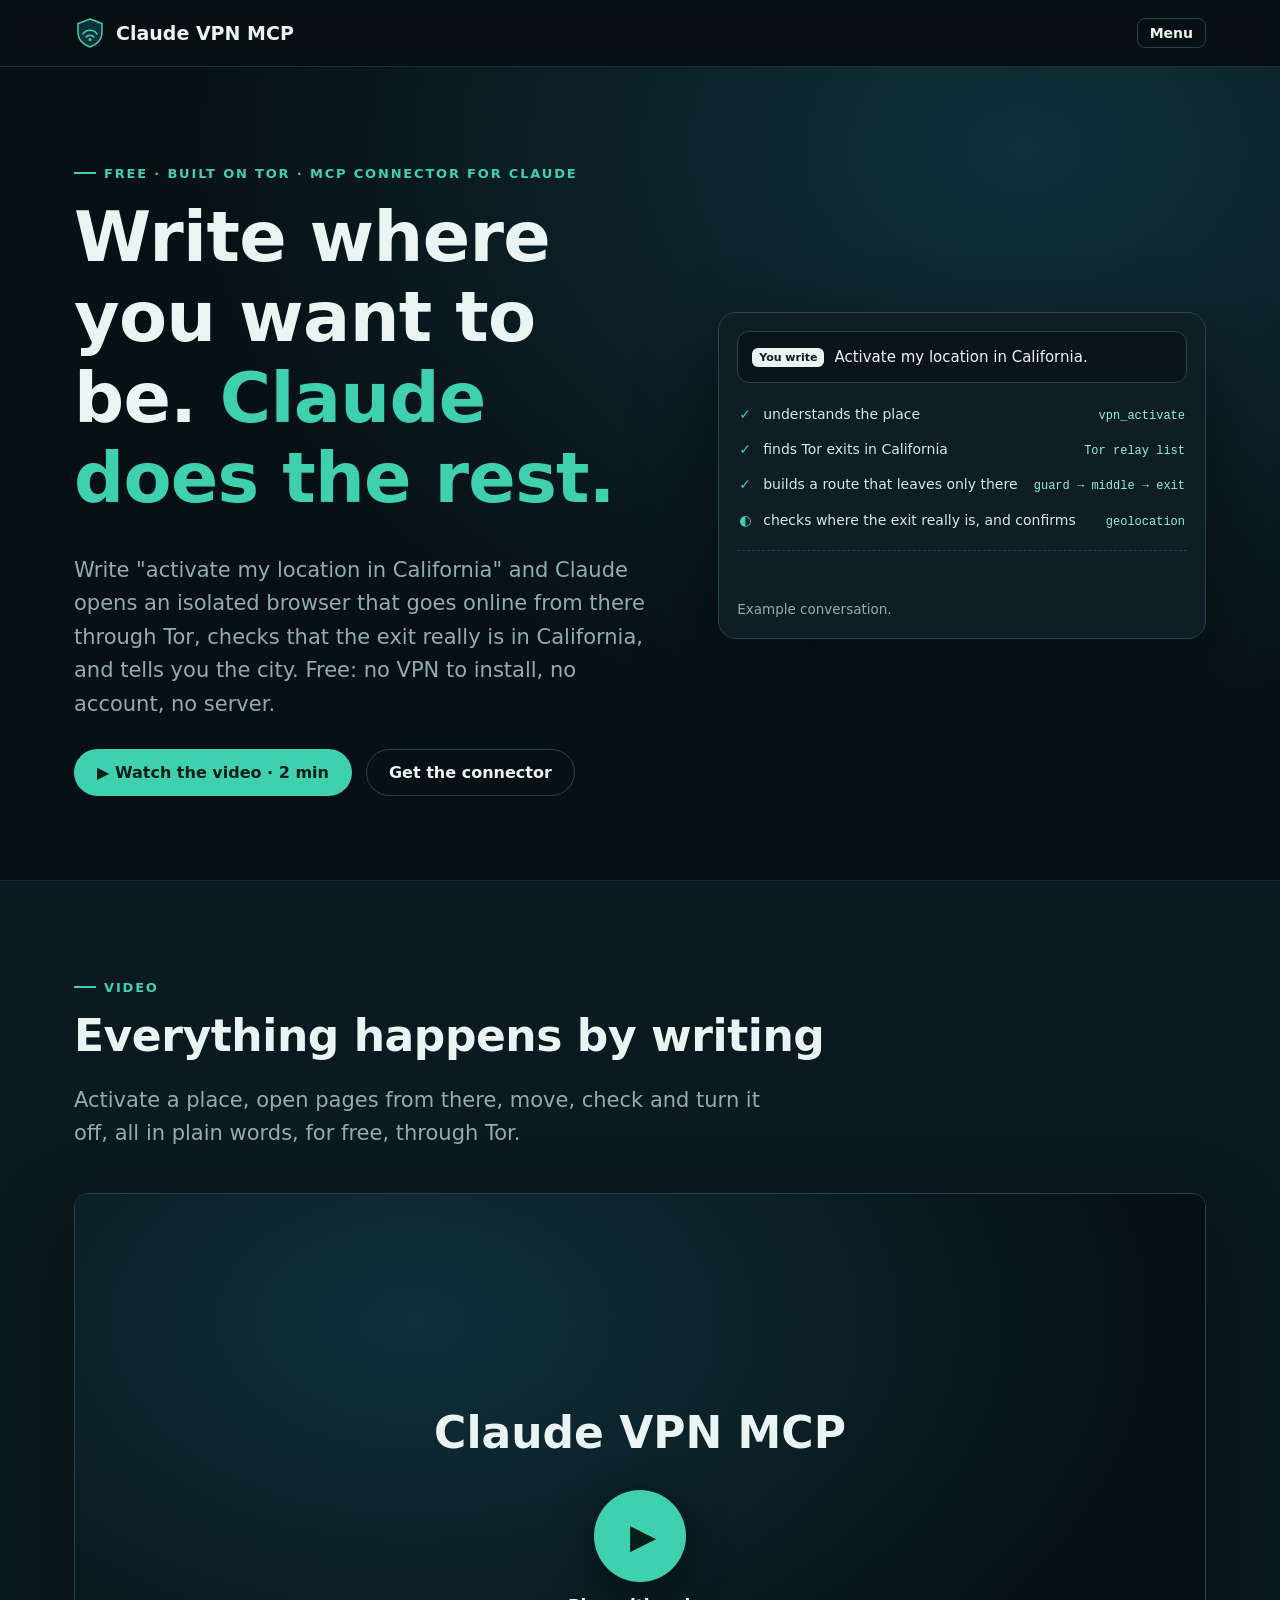
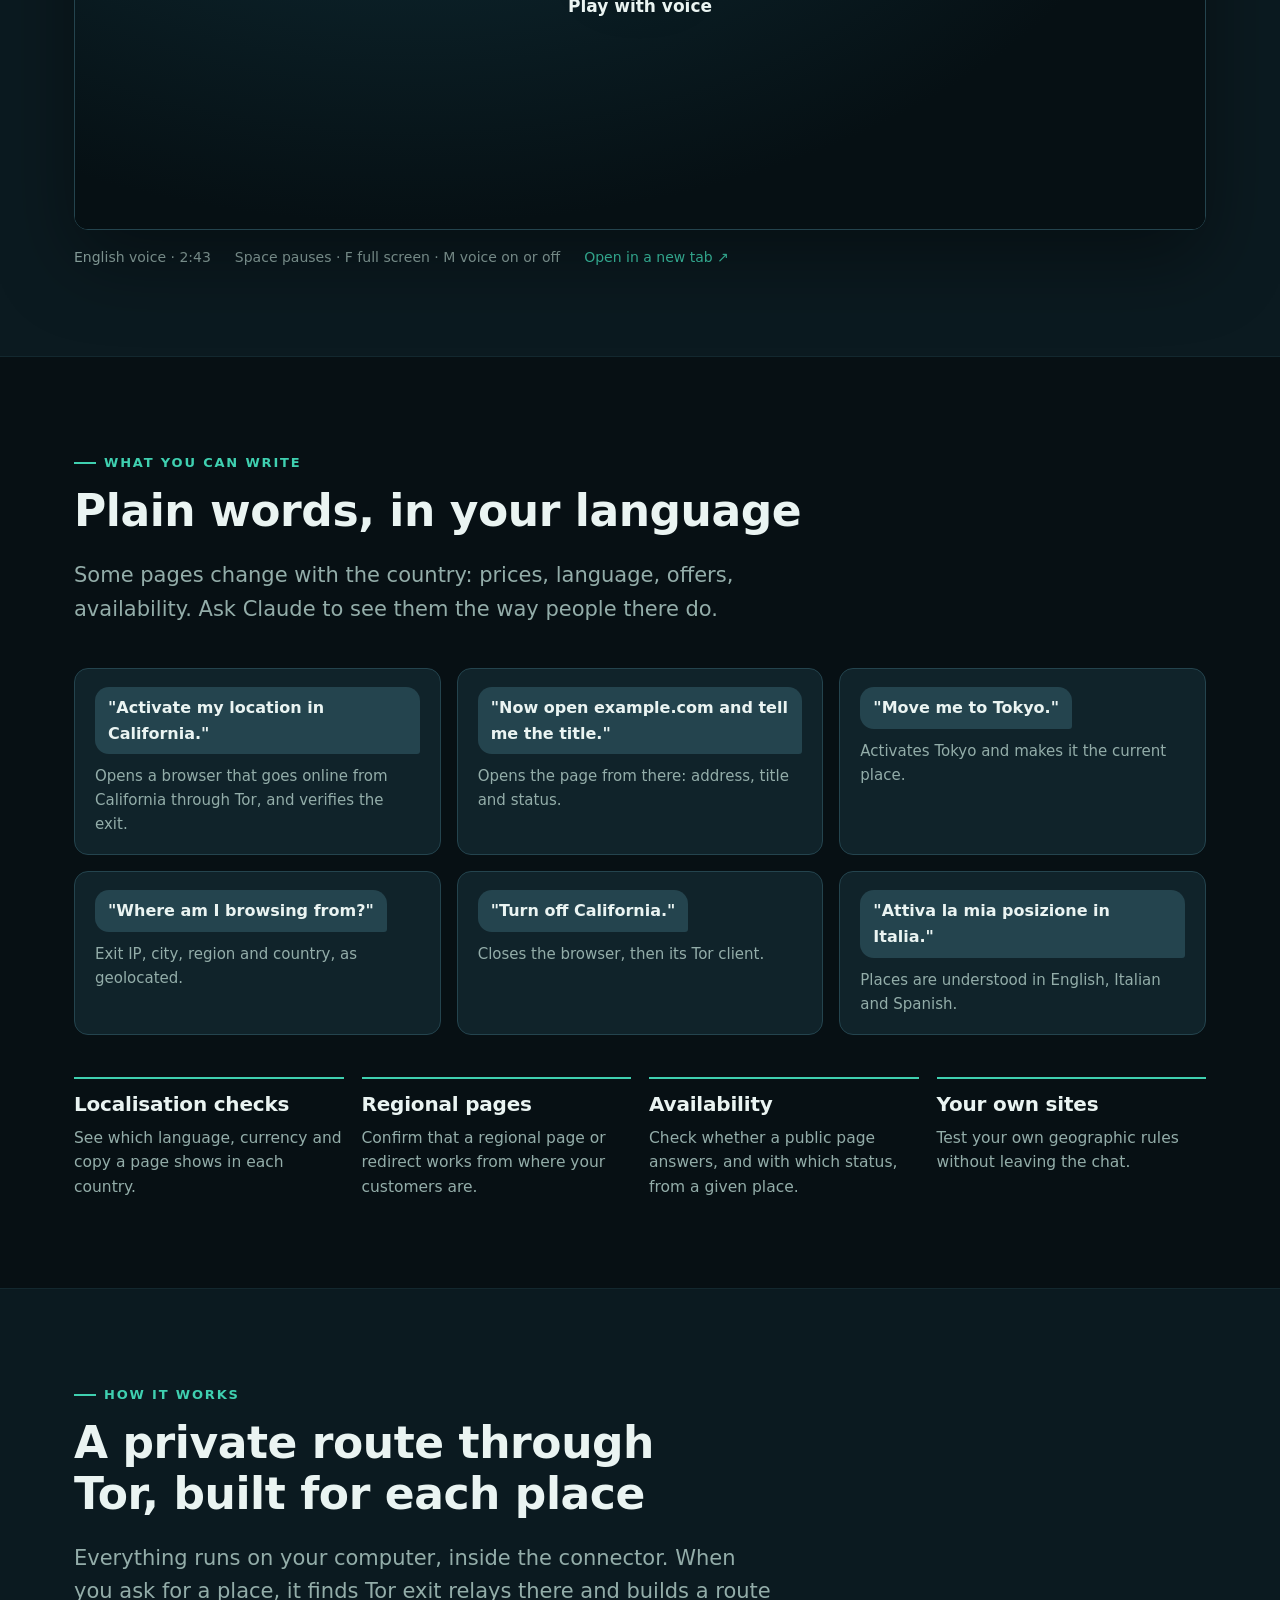
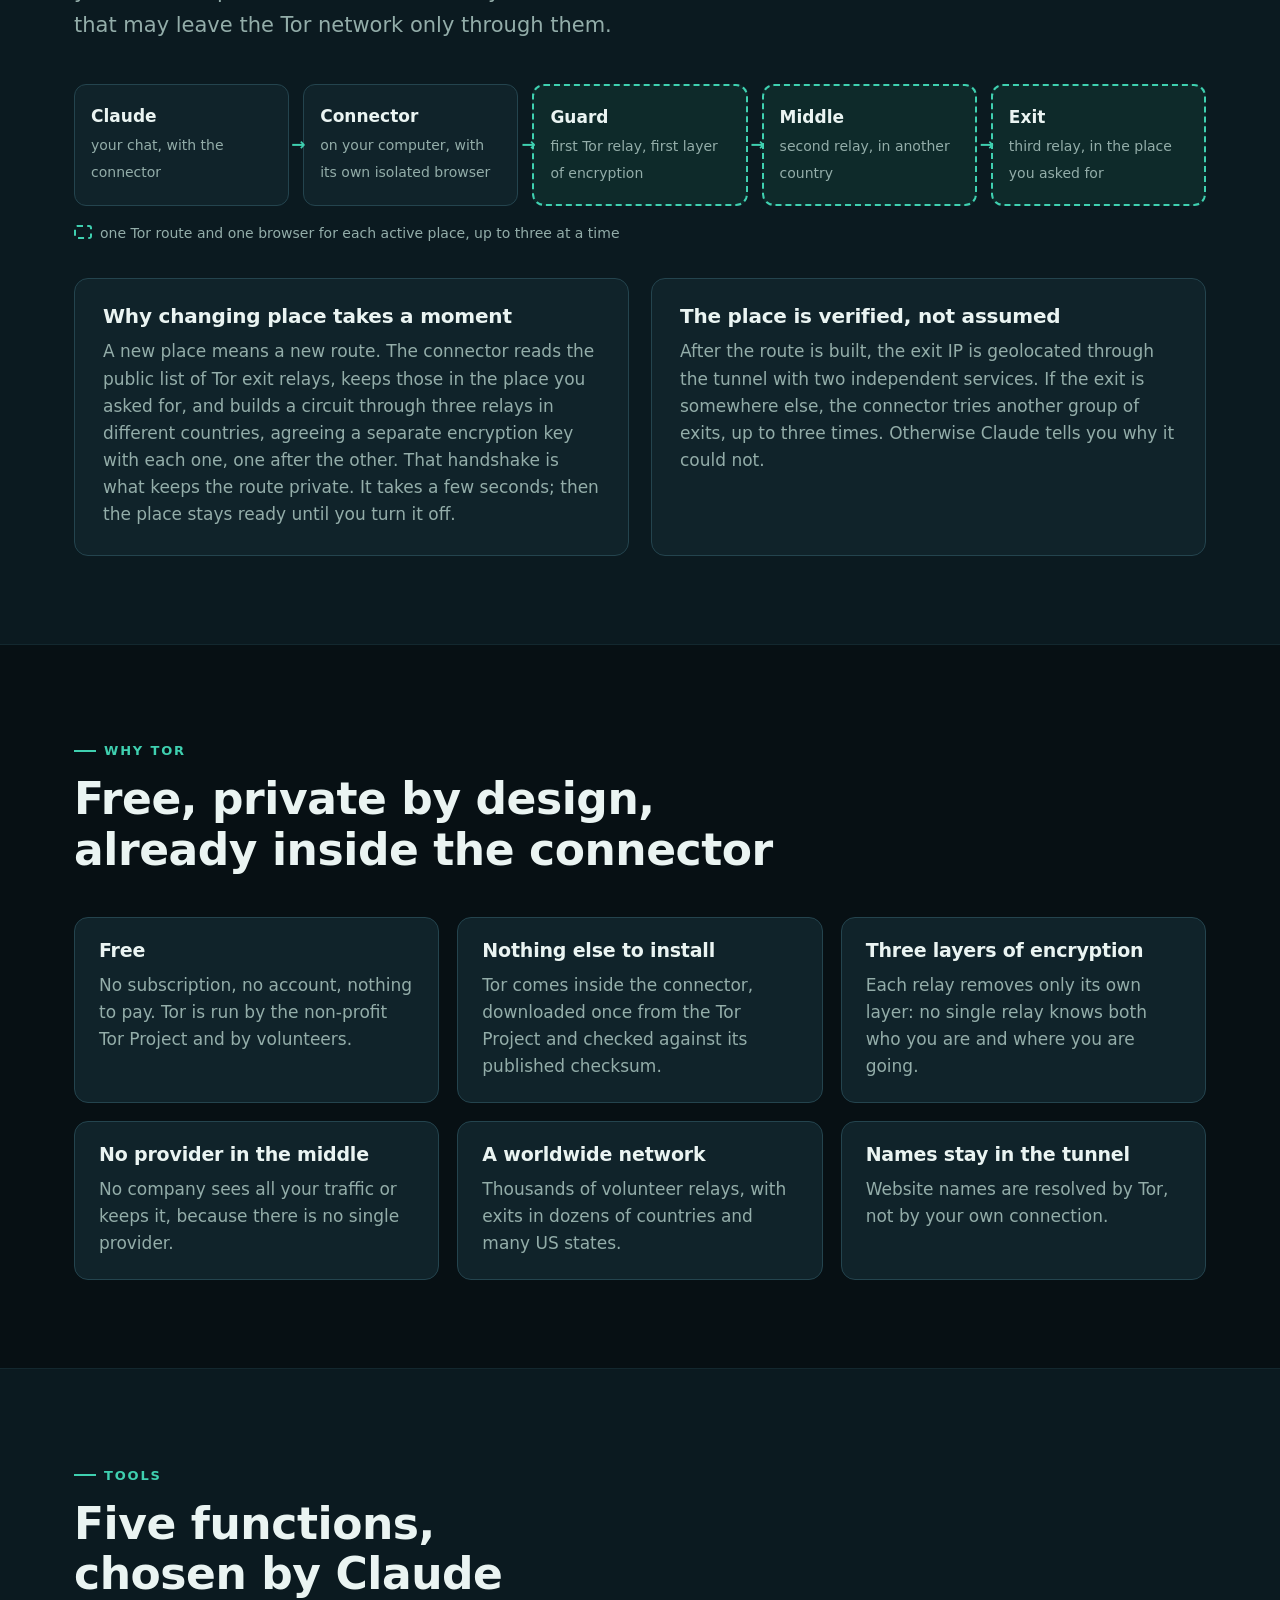
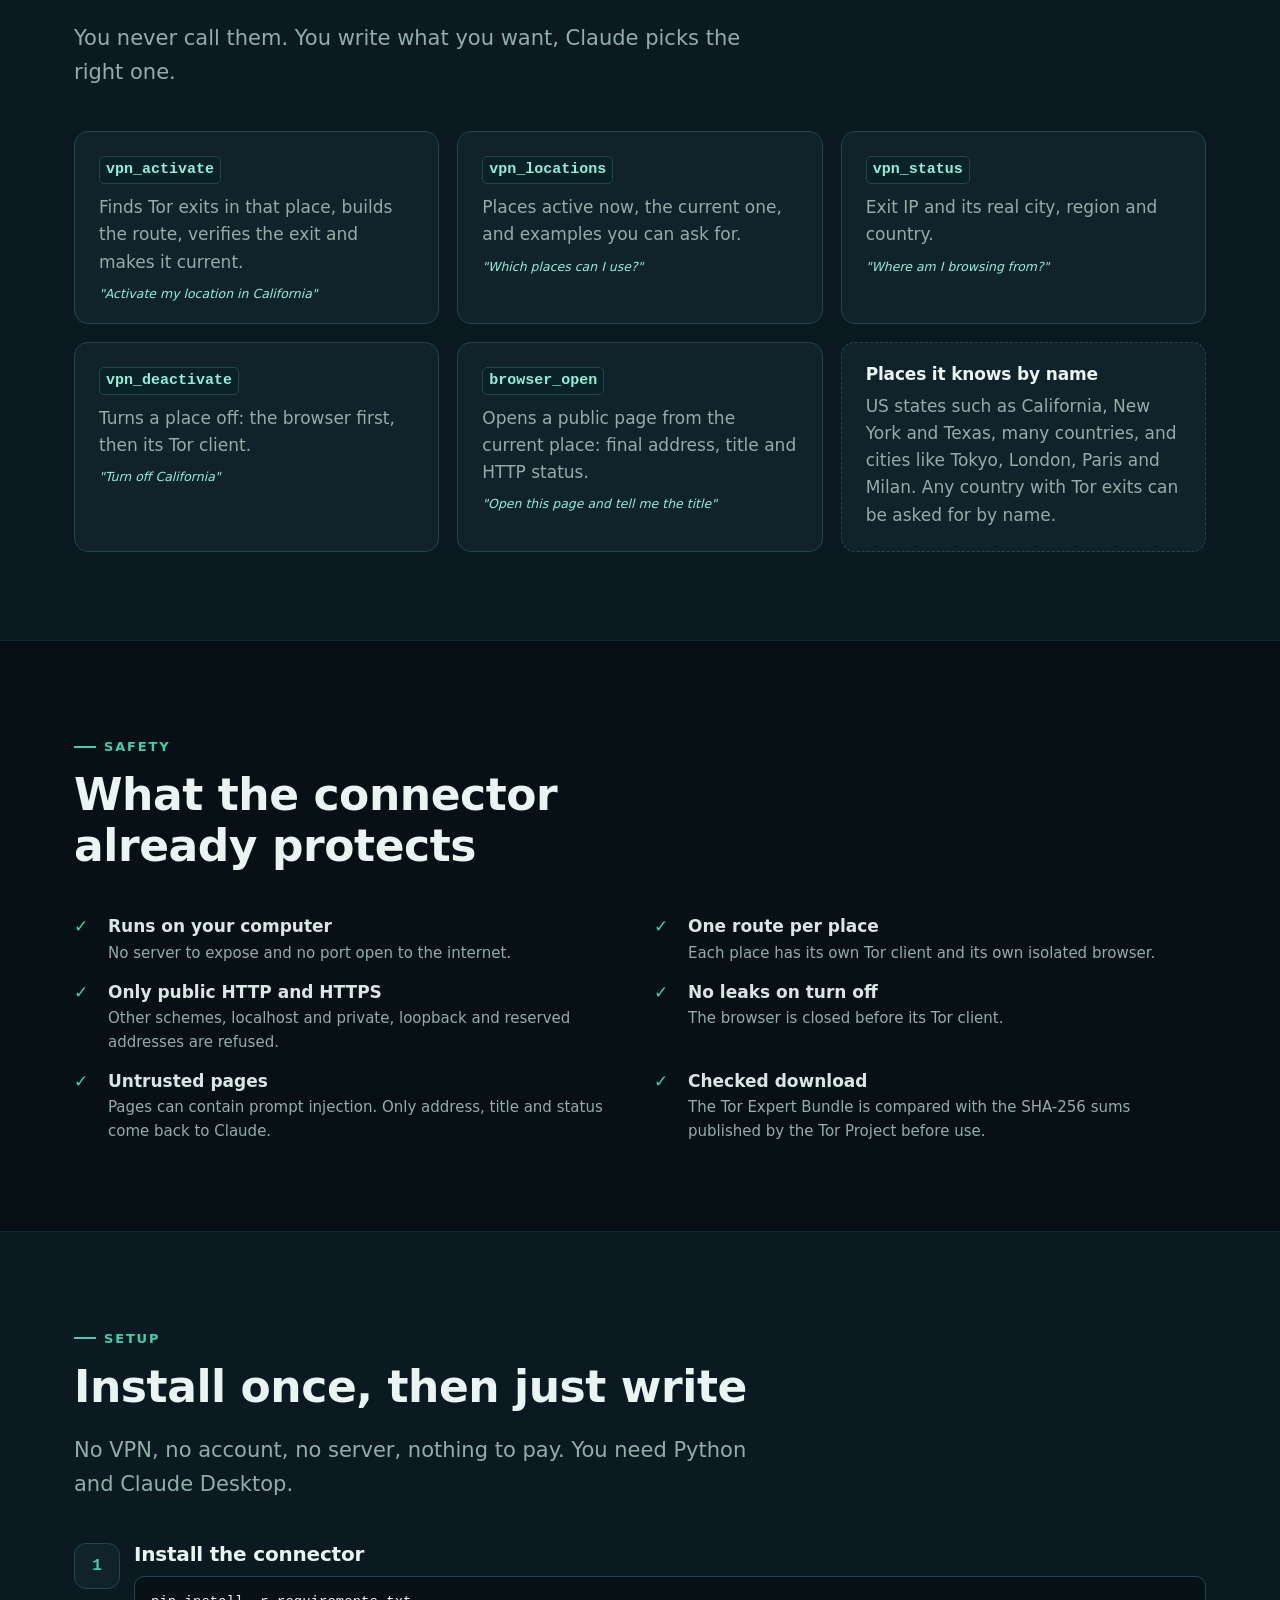
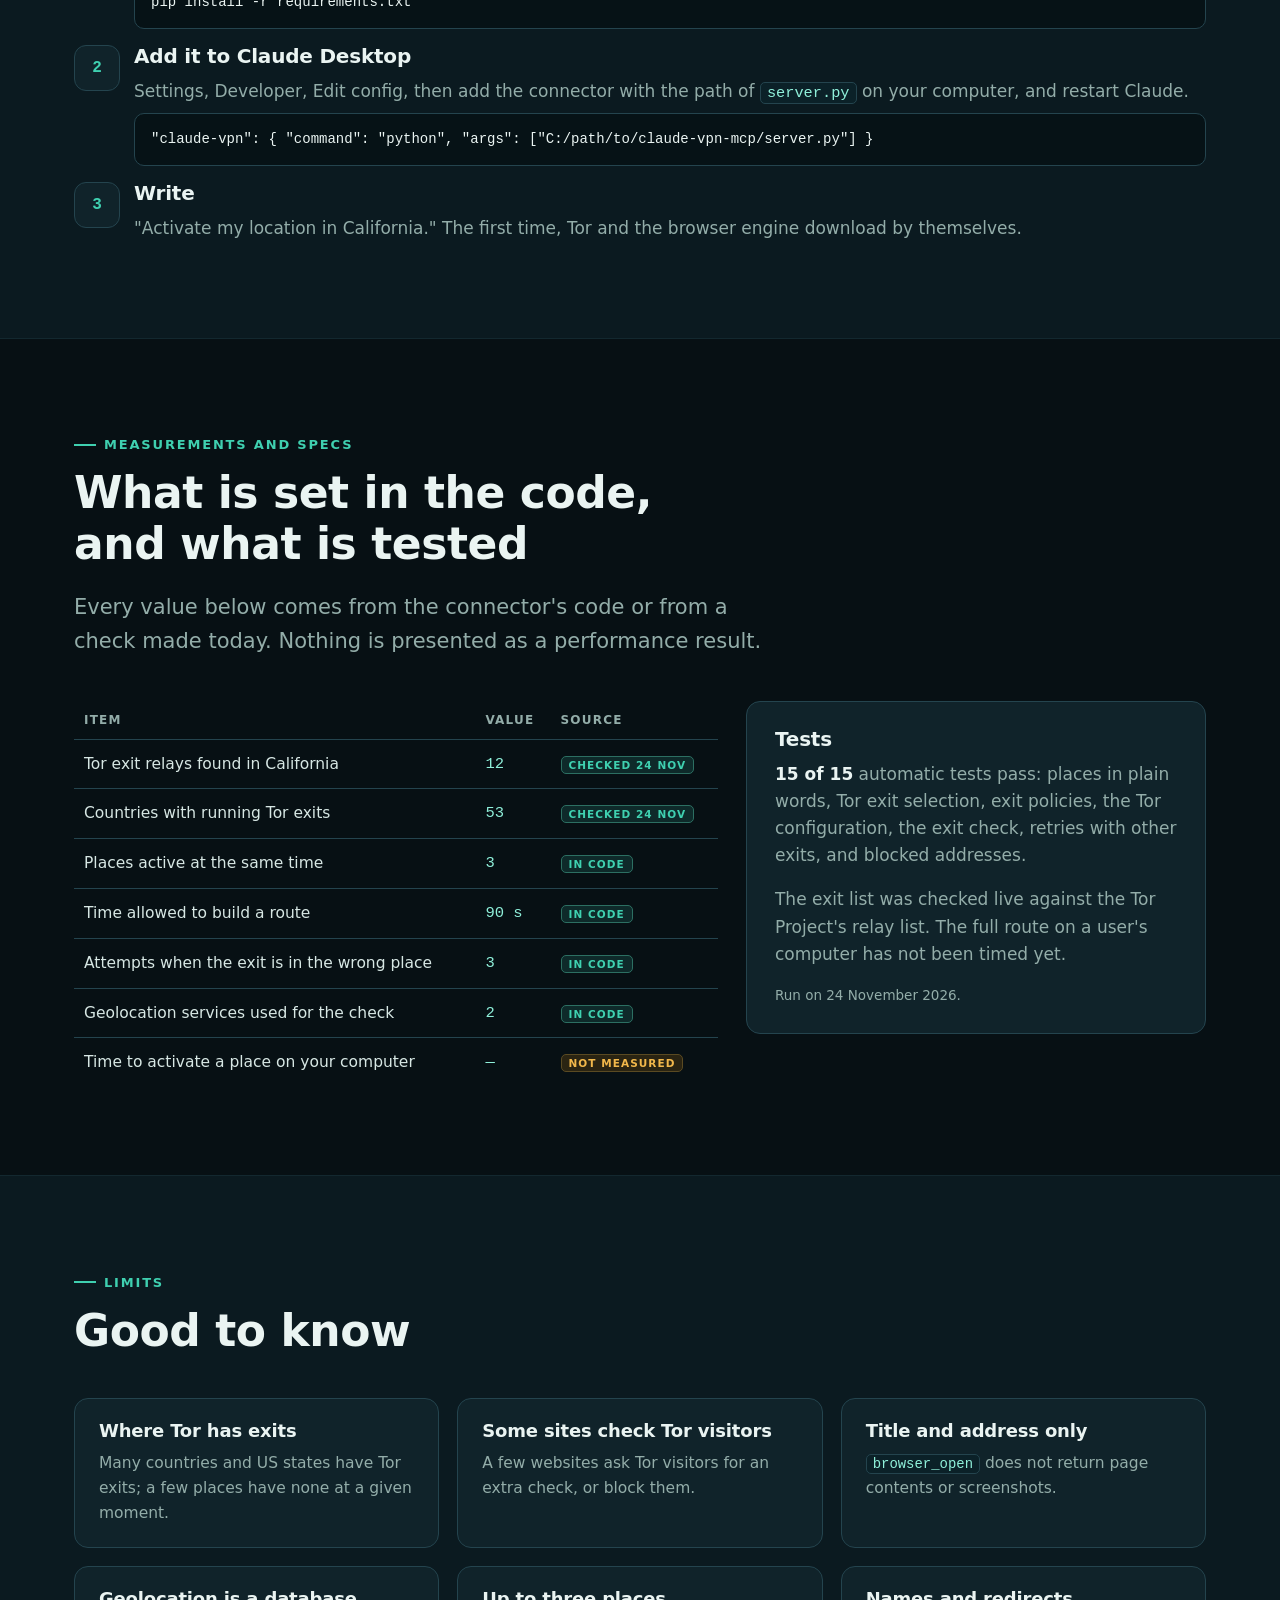
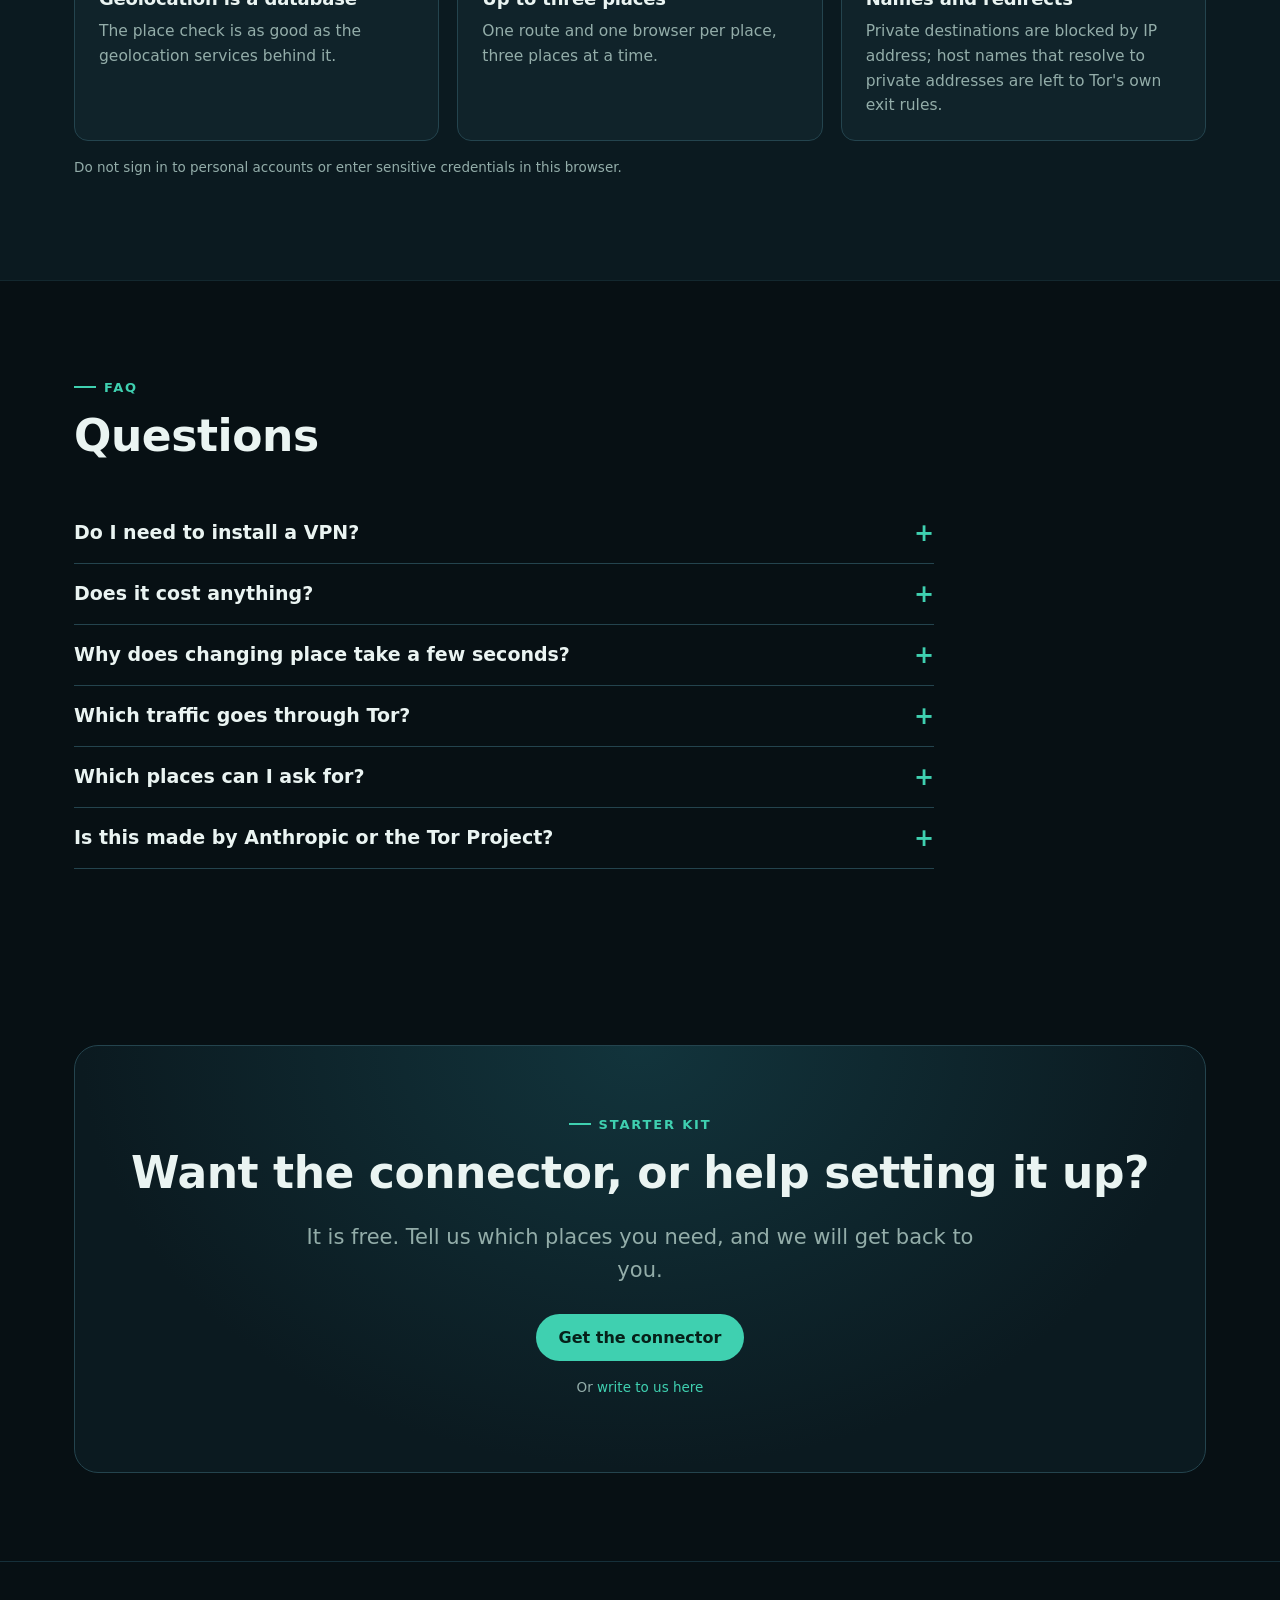
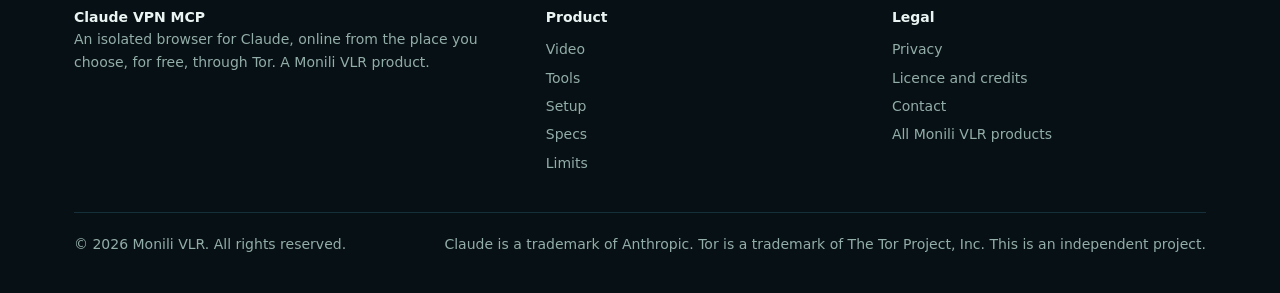
<file: index.html>
<!doctype html>
<html lang="en">
<head>
<meta charset="utf-8">
<meta name="viewport" content="width=device-width, initial-scale=1, viewport-fit=cover">
<title>Claude VPN MCP · Write where you want to be, Claude does the rest</title>
<meta name="description" content="Write to Claude: activate my location in California. Claude VPN MCP opens an isolated browser that goes online from there through Tor and verifies the exit. Free: no VPN, no account, no server.">
<meta name="theme-color" content="#071014">
<link rel="icon" href="favicon.svg" type="image/svg+xml">
<link rel="canonical" href="https://monili-vlr.github.io/claude-vpn-mcp/">
<meta property="og:type" content="website">
<meta property="og:title" content="Claude VPN MCP · Write where you want to be">
<meta property="og:description" content="Free, through Tor: an isolated browser for Claude, online from the place you choose.">
<meta property="og:image" content="https://monili-vlr.github.io/claude-vpn-mcp/og.jpg">
<meta property="og:url" content="https://monili-vlr.github.io/claude-vpn-mcp/">
<meta name="twitter:card" content="summary_large_image">
<link rel="stylesheet" href="styles.css">
<style id="mai-home-css">.mai-home{display:inline-flex;align-items:center;gap:7px;padding:5px 12px 5px 6px;border-radius:999px;border:1px solid rgba(128,128,140,.38);background:rgba(128,128,140,.10);color:inherit;font:600 13.5px/1.2 system-ui,-apple-system,"Segoe UI",sans-serif;text-decoration:none;white-space:nowrap;transition:border-color .2s}
.mai-home:hover{border-color:#A5B4FC;text-decoration:none}
.mai-home i{width:20px;height:20px;border-radius:6px;display:grid;place-items:center;background:linear-gradient(100deg,#5EEAD4,#A5B4FC 34%,#F0ABFC 66%,#FDBA74);flex:none}
.mai-home i svg{width:12px;height:12px}</style>
<link rel="stylesheet" href="https://monili-vlr.github.io/mobile.css">
<script type="application/ld+json">{"@context": "https://schema.org", "@graph": [{"@type": "Organization", "@id": "https://monili-vlr.github.io/#org", "name": "Monili VLR", "url": "https://monili-vlr.github.io/", "logo": "https://monili-vlr.github.io/favicon.svg", "founder": {"@type": "Person", "name": "Valerio Scorretti"}, "contactPoint": {"@type": "ContactPoint", "contactType": "customer support", "url": "https://monili-vlr.github.io/#contact"}}, {"@type": "SoftwareApplication", "name": "Claude VPN MCP", "applicationCategory": "DeveloperApplication", "operatingSystem": "Windows, macOS, Linux (Claude Desktop)", "offers": {"@type": "Offer", "price": "0", "priceCurrency": "EUR"}, "description": "Free MCP connector for Claude: an isolated browser that goes online from the place you choose, through Tor.", "author": {"@id": "https://monili-vlr.github.io/#org"}, "url": "https://monili-vlr.github.io/claude-vpn-mcp/", "publisher": {"@id": "https://monili-vlr.github.io/#org"}, "featureList": ["vpn_activate: Finds Tor exits in that place, builds the route, verifies the exit and makes it current.", "vpn_locations: Places active now, the current one, and examples you can ask for.", "vpn_status: Exit IP and its real city, region and country.", "vpn_deactivate: Turns a place off: the browser first, then its Tor client.", "browser_open: Opens a public page from the current place: final address, title and HTTP status."], "isAccessibleForFree": true}]}</script>
<link rel="alternate" type="text/markdown" title="llms.txt" href="https://monili-vlr.github.io/claude-vpn-mcp/llms.txt">
</head>
<body>
<a class="skip" href="#main">Skip to content</a>
<header class="top">
  <nav class="wrap nav" aria-label="Main">
    <a class="logo" href="#top" aria-label="Claude VPN MCP, home"><svg viewBox="0 0 64 64" aria-hidden="true"><path d="M32 4 56 13v17c0 15-10 26-24 30C18 56 8 45 8 30V13z" fill="#10303A" stroke="#3FD0B0" stroke-width="3"/><path d="M18 34c6-10 22-10 28 0M24 40c4-5 12-5 16 0" fill="none" stroke="#3FD0B0" stroke-width="3" stroke-linecap="round"/><circle cx="32" cy="45" r="3" fill="#3FD0B0"/></svg>Claude VPN MCP</a>
    <button class="menu" aria-expanded="false" aria-controls="navlinks">Menu</button>
    <ul id="navlinks">
      <li><a class="mai-home" href="https://monili-vlr.github.io/" title="All Monili VLR products"><i aria-hidden="true"><svg viewBox="0 0 18 18"><path d="M3.5 13.5V5l5.5 5.5L14.5 5v8.5" fill="none" stroke="#0B0C11" stroke-width="2.4" stroke-linecap="round" stroke-linejoin="round"/></svg></i>Monili VLR</a></li>
      <li><a href="#video">Video</a></li>
      <li><a href="#what">What you write</a></li>
      <li><a href="#how">How it works</a></li>
      <li><a href="#tools">Tools</a></li>
      <li><a href="#why-tor">Why Tor</a></li>
      <li><a href="#setup">Setup</a></li>
      <li><a href="#specs">Specs</a></li>
      <li><a href="#limits">Limits</a></li>
      <li><a href="#faq">FAQ</a></li>
    </ul>
    <a class="btn pri" href="#access">Get the connector</a>
  </nav>
</header>

<main id="main">
<section class="hero" id="top">
  <div class="wrap">
    <div>
      <div class="eyebrow">Free · built on Tor · MCP connector for Claude</div>
      <h1>Write where you want to be. <span>Claude does the rest.</span></h1>
      <p class="lead">Write "activate my location in California" and Claude opens an isolated browser that goes online from there through Tor, checks that the exit really is in California, and tells you the city. Free: no VPN to install, no account, no server.</p>
      <div class="cta"><a class="btn pri" href="#video">▶ Watch the video · 2 min</a><a class="btn sec" href="#access">Get the connector</a></div>
    </div>
    <div class="chat" aria-label="Example of a prompt and of the tools Claude calls">
      <div class="bar"><span class="you">You write</span><span class="typed" id="typed">Activate my location in California.</span></div>
      <ol id="calls">
        <li class="on"><b>✓</b><span>understands the place</span><code>vpn_activate</code></li>
        <li class="on"><b>✓</b><span>finds Tor exits in California</span><code>Tor relay list</code></li>
        <li class="on"><b>✓</b><span>builds a route that leaves only there</span><code>guard → middle → exit</code></li>
        <li class="on"><b>✓</b><span>checks where the exit really is, and confirms</span><code>geolocation</code></li>
      </ol>
      <div class="out" id="out">Your location is active in Los Angeles, California, through Tor. Exit verified. What would you like to open?</div>
      <p class="note" style="margin:10px 0 0">Example conversation.</p>
    </div>
  </div>
</section>

<section id="video" class="alt">
  <div class="wrap">
    <div class="head"><div class="eyebrow">Video</div><h2>Everything happens by writing</h2><p class="lead">Activate a place, open pages from there, move, check and turn it off, all in plain words, for free, through Tor.</p></div>
    <div class="player" id="player">
      <button class="poster" id="poster" aria-label="Play the Claude VPN MCP video with voice"><span class="play"><span class="tt">Claude VPN MCP</span><i>▶</i>Play with voice</span></button>
    </div>
    <div class="vmeta"><span>English voice · 2:43</span><span>Space pauses · F full screen · M voice on or off</span><a href="video/claude-vpn-mcp-video.html" target="_blank" rel="noopener">Open in a new tab ↗</a></div>
  </div>
</section>

<section id="what">
  <div class="wrap">
    <div class="head"><div class="eyebrow">What you can write</div><h2>Plain words, in your language</h2><p class="lead">Some pages change with the country: prices, language, offers, availability. Ask Claude to see them the way people there do.</p></div>
    <div class="prompts">
      <div class="pq"><span>"Activate my location in California."</span><p>Opens a browser that goes online from California through Tor, and verifies the exit.</p></div>
      <div class="pq"><span>"Now open example.com and tell me the title."</span><p>Opens the page from there: address, title and status.</p></div>
      <div class="pq"><span>"Move me to Tokyo."</span><p>Activates Tokyo and makes it the current place.</p></div>
      <div class="pq"><span>"Where am I browsing from?"</span><p>Exit IP, city, region and country, as geolocated.</p></div>
      <div class="pq"><span>"Turn off California."</span><p>Closes the browser, then its Tor client.</p></div>
      <div class="pq"><span>"Attiva la mia posizione in Italia."</span><p>Places are understood in English, Italian and Spanish.</p></div>
    </div>
    <div class="uses" style="margin-top:42px">
      <div class="use"><h3>Localisation checks</h3><p>See which language, currency and copy a page shows in each country.</p></div>
      <div class="use"><h3>Regional pages</h3><p>Confirm that a regional page or redirect works from where your customers are.</p></div>
      <div class="use"><h3>Availability</h3><p>Check whether a public page answers, and with which status, from a given place.</p></div>
      <div class="use"><h3>Your own sites</h3><p>Test your own geographic rules without leaving the chat.</p></div>
    </div>
  </div>
</section>

<section id="how" class="alt">
  <div class="wrap">
    <div class="head"><div class="eyebrow">How it works</div><h2>A private route through Tor, built for each place</h2><p class="lead">Everything runs on your computer, inside the connector. When you ask for a place, it finds Tor exit relays there and builds a route that may leave the Tor network only through them.</p></div>
    <div class="arch">
      <div class="node"><b>Claude</b><span>your chat, with the connector</span></div>
      <div class="node"><b>Connector</b><span>on your computer, with its own isolated browser</span></div>
      <div class="node ns"><b>Guard</b><span>first Tor relay, first layer of encryption</span></div>
      <div class="node ns"><b>Middle</b><span>second relay, in another country</span></div>
      <div class="node ns"><b>Exit</b><span>third relay, in the place you asked for</span></div>
    </div>
    <div class="archnote"><span>one Tor route and one browser for each active place, up to three at a time</span></div>
    <div class="two" style="margin-top:34px">
      <div class="box"><h3>Why changing place takes a moment</h3><p style="color:var(--mute);margin:0">A new place means a new route. The connector reads the public list of Tor exit relays, keeps those in the place you asked for, and builds a circuit through three relays in different countries, agreeing a separate encryption key with each one, one after the other. That handshake is what keeps the route private. It takes a few seconds; then the place stays ready until you turn it off.</p></div>
      <div class="box"><h3>The place is verified, not assumed</h3><p style="color:var(--mute);margin:0">After the route is built, the exit IP is geolocated through the tunnel with two independent services. If the exit is somewhere else, the connector tries another group of exits, up to three times. Otherwise Claude tells you why it could not.</p></div>
    </div>
  </div>
</section>

<section id="why-tor">
  <div class="wrap">
    <div class="head"><div class="eyebrow">Why Tor</div><h2>Free, private by design, already inside the connector</h2></div>
    <div class="tools">
      <div class="tool"><h3 style="font-size:19px">Free</h3><p>No subscription, no account, nothing to pay. Tor is run by the non-profit Tor Project and by volunteers.</p></div>
      <div class="tool"><h3 style="font-size:19px">Nothing else to install</h3><p>Tor comes inside the connector, downloaded once from the Tor Project and checked against its published checksum.</p></div>
      <div class="tool"><h3 style="font-size:19px">Three layers of encryption</h3><p>Each relay removes only its own layer: no single relay knows both who you are and where you are going.</p></div>
      <div class="tool"><h3 style="font-size:19px">No provider in the middle</h3><p>No company sees all your traffic or keeps it, because there is no single provider.</p></div>
      <div class="tool"><h3 style="font-size:19px">A worldwide network</h3><p>Thousands of volunteer relays, with exits in dozens of countries and many US states.</p></div>
      <div class="tool"><h3 style="font-size:19px">Names stay in the tunnel</h3><p>Website names are resolved by Tor, not by your own connection.</p></div>
    </div>
  </div>
</section>

<section id="tools" class="alt">
  <div class="wrap">
    <div class="head"><div class="eyebrow">Tools</div><h2>Five functions, chosen by Claude</h2><p class="lead">You never call them. You write what you want, Claude picks the right one.</p></div>
    <div class="tools">
      <div class="tool"><code>vpn_activate</code><p>Finds Tor exits in that place, builds the route, verifies the exit and makes it current.</p><span class="sig">"Activate my location in California"</span></div>
      <div class="tool"><code>vpn_locations</code><p>Places active now, the current one, and examples you can ask for.</p><span class="sig">"Which places can I use?"</span></div>
      <div class="tool"><code>vpn_status</code><p>Exit IP and its real city, region and country.</p><span class="sig">"Where am I browsing from?"</span></div>
      <div class="tool"><code>vpn_deactivate</code><p>Turns a place off: the browser first, then its Tor client.</p><span class="sig">"Turn off California"</span></div>
      <div class="tool"><code>browser_open</code><p>Opens a public page from the current place: final address, title and HTTP status.</p><span class="sig">"Open this page and tell me the title"</span></div>
      <div class="tool" style="border-style:dashed"><h3 style="font-size:17px">Places it knows by name</h3><p>US states such as California, New York and Texas, many countries, and cities like Tokyo, London, Paris and Milan. Any country with Tor exits can be asked for by name.</p></div>
    </div>
  </div>
</section>

<section id="safety">
  <div class="wrap">
    <div class="head"><div class="eyebrow">Safety</div><h2>What the connector already protects</h2></div>
    <ul class="checks">
      <li><div><b>Runs on your computer</b><span>No server to expose and no port open to the internet.</span></div></li>
      <li><div><b>One route per place</b><span>Each place has its own Tor client and its own isolated browser.</span></div></li>
      <li><div><b>Only public HTTP and HTTPS</b><span>Other schemes, localhost and private, loopback and reserved addresses are refused.</span></div></li>
      <li><div><b>No leaks on turn off</b><span>The browser is closed before its Tor client.</span></div></li>
      <li><div><b>Untrusted pages</b><span>Pages can contain prompt injection. Only address, title and status come back to Claude.</span></div></li>
      <li><div><b>Checked download</b><span>The Tor Expert Bundle is compared with the SHA-256 sums published by the Tor Project before use.</span></div></li>
    </ul>
  </div>
</section>

<section id="setup" class="alt">
  <div class="wrap">
    <div class="head"><div class="eyebrow">Setup</div><h2>Install once, then just write</h2><p class="lead">No VPN, no account, no server, nothing to pay. You need Python and Claude Desktop.</p></div>
    <div class="steps">
      <div class="st"><div><h3>Install the connector</h3><pre>pip install -r requirements.txt</pre></div></div>
      <div class="st"><div><h3>Add it to Claude Desktop</h3><p>Settings, Developer, Edit config, then add the connector with the path of <code>server.py</code> on your computer, and restart Claude.</p><pre>"claude-vpn": { "command": "python", "args": ["C:/path/to/claude-vpn-mcp/server.py"] }</pre></div></div>
      <div class="st"><div><h3>Write</h3><p>"Activate my location in California." The first time, Tor and the browser engine download by themselves.</p></div></div>
    </div>
  </div>
</section>

<section id="specs">
  <div class="wrap">
    <div class="head"><div class="eyebrow">Measurements and specs</div><h2>What is set in the code, and what is tested</h2><p class="lead">Every value below comes from the connector's code or from a check made today. Nothing is presented as a performance result.</p></div>
    <div class="measure">
      <div class="tbl"><table class="specs">
        <thead><tr><th>Item</th><th>Value</th><th>Source</th></tr></thead>
        <tbody>
          <tr><td>Tor exit relays found in California</td><td>12</td><td><span class="badge s">CHECKED 24 NOV</span></td></tr>
          <tr><td>Countries with running Tor exits</td><td>53</td><td><span class="badge s">CHECKED 24 NOV</span></td></tr>
          <tr><td>Places active at the same time</td><td>3</td><td><span class="badge s">IN CODE</span></td></tr>
          <tr><td>Time allowed to build a route</td><td>90 s</td><td><span class="badge s">IN CODE</span></td></tr>
          <tr><td>Attempts when the exit is in the wrong place</td><td>3</td><td><span class="badge s">IN CODE</span></td></tr>
          <tr><td>Geolocation services used for the check</td><td>2</td><td><span class="badge s">IN CODE</span></td></tr>
          <tr><td>Time to activate a place on your computer</td><td>—</td><td><span class="badge n">NOT MEASURED</span></td></tr>
        </tbody></table></div>
      <div class="box"><h3>Tests</h3><p style="color:var(--mute)"><b style="color:var(--paper)">15 of 15</b> automatic tests pass: places in plain words, Tor exit selection, exit policies, the Tor configuration, the exit check, retries with other exits, and blocked addresses.</p><p style="color:var(--mute)">The exit list was checked live against the Tor Project's relay list. The full route on a user's computer has not been timed yet.</p><p class="note" style="margin:0">Run on 24 November 2026.</p></div>
    </div>
  </div>
</section>

<section id="limits" class="alt">
  <div class="wrap">
    <div class="head"><div class="eyebrow">Limits</div><h2>Good to know</h2></div>
    <div class="lims">
      <div class="lim"><h3>Where Tor has exits</h3><p>Many countries and US states have Tor exits; a few places have none at a given moment.</p></div>
      <div class="lim"><h3>Some sites check Tor visitors</h3><p>A few websites ask Tor visitors for an extra check, or block them.</p></div>
      <div class="lim"><h3>Title and address only</h3><p><code>browser_open</code> does not return page contents or screenshots.</p></div>
      <div class="lim"><h3>Geolocation is a database</h3><p>The place check is as good as the geolocation services behind it.</p></div>
      <div class="lim"><h3>Up to three places</h3><p>One route and one browser per place, three places at a time.</p></div>
      <div class="lim"><h3>Names and redirects</h3><p>Private destinations are blocked by IP address; host names that resolve to private addresses are left to Tor's own exit rules.</p></div>
    </div>
    <p class="note" style="margin-top:16px">Do not sign in to personal accounts or enter sensitive credentials in this browser.</p>
  </div>
</section>

<section id="faq">
  <div class="wrap">
    <div class="head"><div class="eyebrow">FAQ</div><h2>Questions</h2></div>
    <div class="faq">
      <details><summary>Do I need to install a VPN?</summary><p>No. The connector uses Tor, which comes inside it. No VPN app, no account, no subscription.</p></details>
      <details><summary>Does it cost anything?</summary><p>No. Tor is free and run by the non-profit Tor Project and volunteers, and the connector is free.</p></details>
      <details><summary>Why does changing place take a few seconds?</summary><p>Because it builds a new private route through three Tor relays in different countries, agreeing a separate key with each one. Then the place stays ready until you turn it off.</p></details>
      <details><summary>Which traffic goes through Tor?</summary><p>Only the traffic of the browser opened for that place. Everything else, Claude included, keeps its usual connection.</p></details>
      <details><summary>Which places can I ask for?</summary><p>Any place with Tor exits: many countries and US states, and some cities. Every place is verified by geolocating the exit.</p></details>
      <details><summary>Is this made by Anthropic or the Tor Project?</summary><p>No. Claude VPN MCP is an independent project by Monili VLR. It uses Tor and connects to Claude as an MCP connector.</p></details>
    </div>
  </div>
</section>

<section id="access">
  <div class="wrap">
    <div class="cta-box">
      <div class="eyebrow">Starter kit</div>
      <h2>Want the connector, or help setting it up?</h2>
      <p class="lead">It is free. Tell us which places you need, and we will get back to you.</p>
      <a class="btn pri" href="https://monili-vlr.github.io/#contact" data-mai-contact="Claude VPN MCP">Get the connector</a>
      <p class="note" style="margin-top:16px">Or <a href="https://monili-vlr.github.io/#contact" data-mai-contact="Claude VPN MCP">write to us here</a></p>
    </div>
  </div>
</section>
</main>

<footer>
  <div class="wrap">
    <div class="cols">
      <div><b style="color:var(--paper)">Claude VPN MCP</b><p>An isolated browser for Claude, online from the place you choose, for free, through Tor. A <a href="https://monili-vlr.github.io/">Monili VLR</a> product.</p></div>
      <div><h4>Product</h4><ul><li><a href="#video">Video</a></li><li><a href="#tools">Tools</a></li><li><a href="#setup">Setup</a></li><li><a href="#specs">Specs</a></li><li><a href="#limits">Limits</a></li></ul></div>
      <div><h4>Legal</h4><ul><li><a href="privacy.html">Privacy</a></li><li><a href="legal.html">Licence and credits</a></li><li><a href="https://monili-vlr.github.io/#contact" data-mai-contact="Claude VPN MCP">Contact</a></li><li><a href="https://monili-vlr.github.io/">All Monili VLR products</a></li></ul></div>
    </div>
    <div class="base"><span>© 2026 Monili VLR. All rights reserved.</span><span>Claude is a trademark of Anthropic. Tor is a trademark of The Tor Project, Inc. This is an independent project.</span></div>
  </div>
</footer>

<script>
(() => {
  const menu = document.querySelector('.menu'), links = document.getElementById('navlinks');
  menu.addEventListener('click', () => { const o = links.classList.toggle('open'); menu.setAttribute('aria-expanded', o); });
  links.addEventListener('click', e => { if (e.target.tagName === 'A') { links.classList.remove('open'); menu.setAttribute('aria-expanded', false); } });
(() => { // video: the player loads in the background, the click starts it at once with the voice
  const box = document.getElementById('player'), poster = document.getElementById('poster');
  const f = document.createElement('iframe');
  f.src = 'video/claude-vpn-mcp-video.html?autoplay=0'; f.title = 'Claude VPN MCP video'; f.allow = 'autoplay; fullscreen'; f.allowFullscreen = true; f.loading = 'lazy';
  box.prepend(f); poster.style.zIndex = 2;
  const go = () => { try { f.contentWindow.__gm.start(); f.contentWindow.focus(); } catch (e) { /* not ready yet */ } };
  poster.addEventListener('click', () => { poster.remove(); if (f.contentWindow && f.contentWindow.__gm) go(); else f.addEventListener('load', go, { once: true }); });
})();
  // hero: replay the example calls, one by one (static and complete without motion)
  if (!matchMedia('(prefers-reduced-motion: reduce)').matches) {
    const li = [...document.querySelectorAll('#calls li')], out = document.getElementById('out'), full = out.textContent;
    const run = async () => {
      for (;;) {
        li.forEach(e => { e.classList.remove('on'); e.querySelector('b').textContent = '○'; }); out.textContent = '';
        await new Promise(r => setTimeout(r, 900));
        for (const e of li) { e.classList.add('on'); e.querySelector('b').textContent = '◐'; await new Promise(r => setTimeout(r, 750)); e.querySelector('b').textContent = '✓'; }
        out.textContent = full; await new Promise(r => setTimeout(r, 4200));
      }
    };
    run();
  }
})();
</script>
<script src="https://monili-vlr.github.io/contact.js" defer></script>
</body>
</html>
</file>
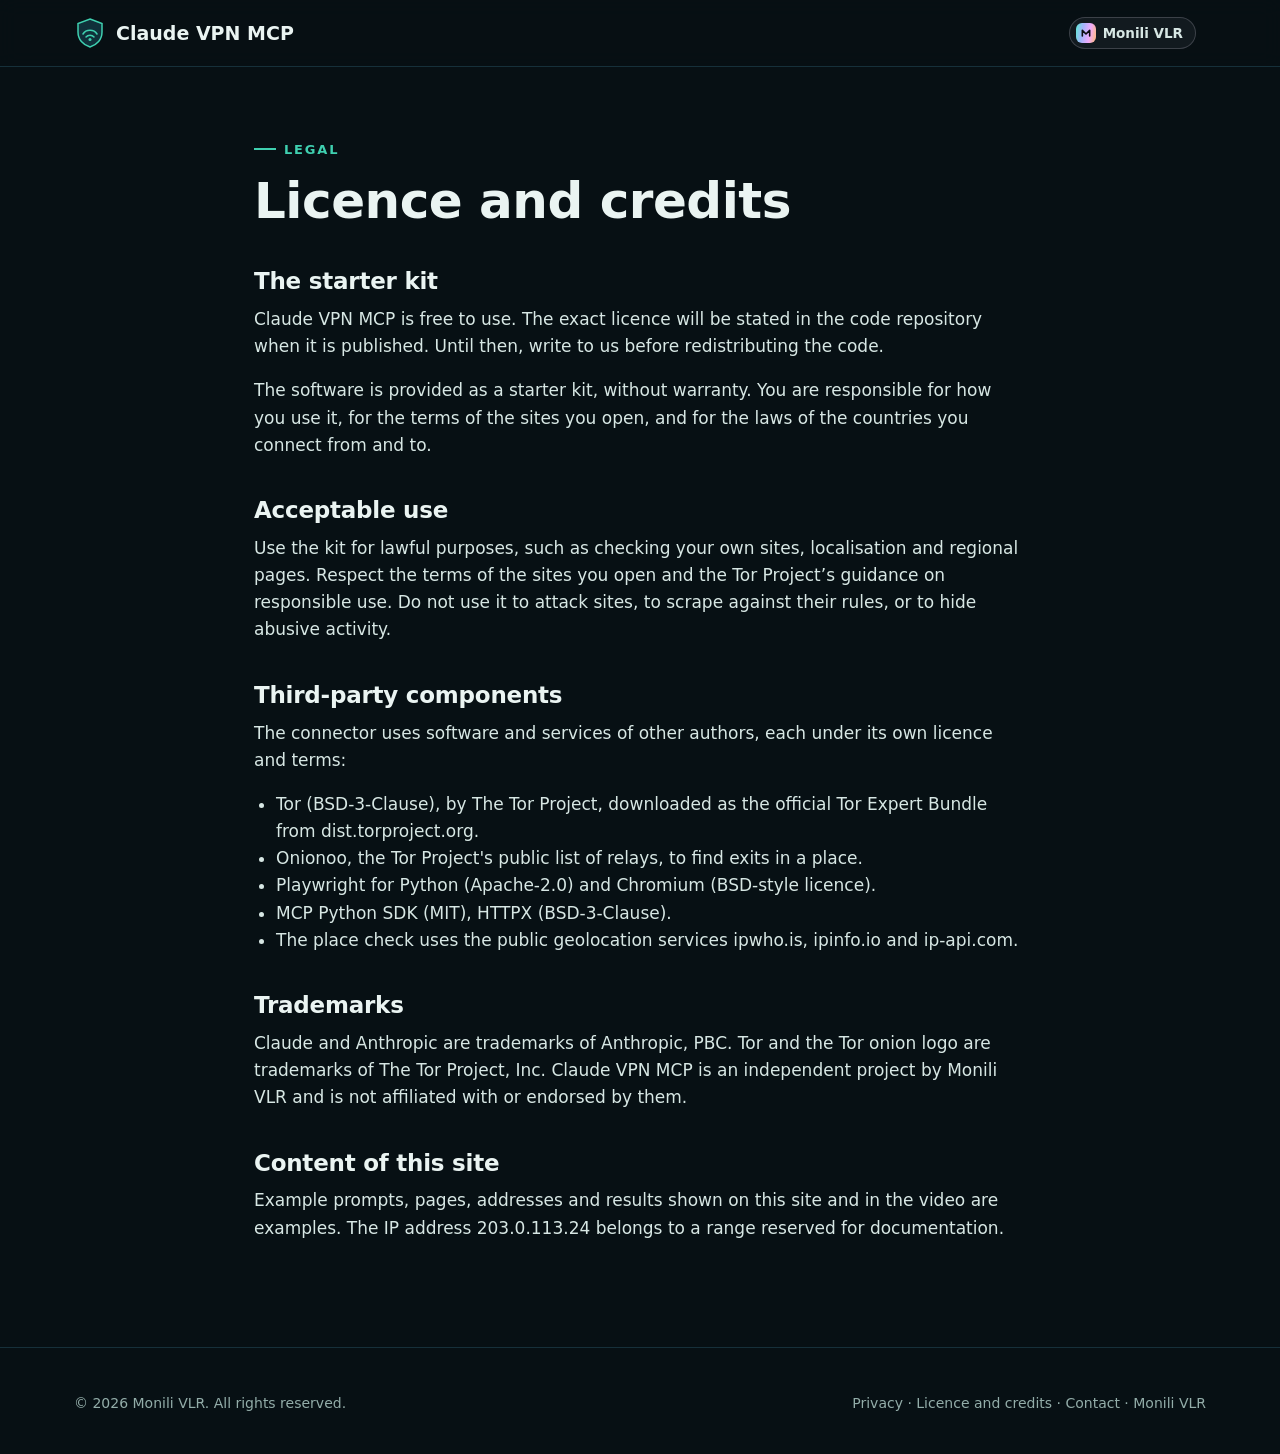
<file: legal.html>
<!doctype html>
<html lang="en">
<head>
<meta charset="utf-8">
<meta name="viewport" content="width=device-width, initial-scale=1, viewport-fit=cover">
<title>Licence and credits · Claude VPN MCP</title>
<meta name="description" content="Licence of Claude VPN MCP and credits for third-party components.">
<meta name="theme-color" content="#071014">
<link rel="icon" href="favicon.svg" type="image/svg+xml">
<link rel="stylesheet" href="styles.css">
<style id="mai-home-css">.mai-home{display:inline-flex;align-items:center;gap:7px;padding:5px 12px 5px 6px;border-radius:999px;border:1px solid rgba(128,128,140,.38);background:rgba(128,128,140,.10);color:inherit;font:600 13.5px/1.2 system-ui,-apple-system,"Segoe UI",sans-serif;text-decoration:none;white-space:nowrap;transition:border-color .2s}
.mai-home:hover{border-color:#A5B4FC;text-decoration:none}
.mai-home i{width:20px;height:20px;border-radius:6px;display:grid;place-items:center;background:linear-gradient(100deg,#5EEAD4,#A5B4FC 34%,#F0ABFC 66%,#FDBA74);flex:none}
.mai-home i svg{width:12px;height:12px}
@media (max-width:640px){header .mai-home{font-size:0;gap:0;padding:5px;margin-right:8px}header .mai-home i{width:24px;height:24px}}</style>
</head>
<body>
<header class="top"><nav class="wrap nav" aria-label="Main"><a class="logo" href="./" aria-label="Claude VPN MCP, home"><svg viewBox="0 0 64 64" aria-hidden="true"><path d="M32 4 56 13v17c0 15-10 26-24 30C18 56 8 45 8 30V13z" fill="#10303A" stroke="#3FD0B0" stroke-width="3"/><path d="M18 34c6-10 22-10 28 0M24 40c4-5 12-5 16 0" fill="none" stroke="#3FD0B0" stroke-width="3" stroke-linecap="round"/><circle cx="32" cy="45" r="3" fill="#3FD0B0"/></svg>Claude VPN MCP</a><a class="mai-home" style="margin-left:auto;margin-right:10px" href="https://monili-vlr.github.io/" title="All Monili VLR products"><i aria-hidden="true"><svg viewBox="0 0 18 18"><path d="M3.5 13.5V5l5.5 5.5L14.5 5v8.5" fill="none" stroke="#0B0C11" stroke-width="2.4" stroke-linecap="round" stroke-linejoin="round"/></svg></i>Monili VLR</a><a class="btn sec" href="./" style="margin-left:0;padding:9px 18px;font-size:14px">&larr; Back to the site</a></nav></header>
<main class="wrap doc">
<div class="eyebrow">Legal</div>
<h1>Licence and credits</h1>
<h2>The starter kit</h2>
<p>Claude VPN MCP is free to use. The exact licence will be stated in the code repository when it is published. Until then, write to us before redistributing the code.</p>
<p>The software is provided as a starter kit, without warranty. You are responsible for how you use it, for the terms of the sites you open, and for the laws of the countries you connect from and to.</p>
<h2>Acceptable use</h2>
<p>Use the kit for lawful purposes, such as checking your own sites, localisation and regional pages. Respect the terms of the sites you open and the Tor Project&rsquo;s guidance on responsible use. Do not use it to attack sites, to scrape against their rules, or to hide abusive activity.</p>
<h2>Third-party components</h2>
<p>The connector uses software and services of other authors, each under its own licence and terms:</p>
<ul>
<li>Tor (BSD-3-Clause), by The Tor Project, downloaded as the official Tor Expert Bundle from dist.torproject.org.</li>
<li>Onionoo, the Tor Project's public list of relays, to find exits in a place.</li>
<li>Playwright for Python (Apache-2.0) and Chromium (BSD-style licence).</li>
<li>MCP Python SDK (MIT), HTTPX (BSD-3-Clause).</li>
<li>The place check uses the public geolocation services ipwho.is, ipinfo.io and ip-api.com.</li>
</ul>
<h2>Trademarks</h2>
<p>Claude and Anthropic are trademarks of Anthropic, PBC. Tor and the Tor onion logo are trademarks of The Tor Project, Inc. Claude VPN MCP is an independent project by Monili VLR and is not affiliated with or endorsed by them.</p>
<h2>Content of this site</h2>
<p>Example prompts, pages, addresses and results shown on this site and in the video are examples. The IP address 203.0.113.24 belongs to a range reserved for documentation.</p>
</main>
<footer><div class="wrap"><div class="base" style="margin:0;border:0;padding:0"><span>&copy; 2026 Monili VLR. All rights reserved.</span><span><a href="privacy.html">Privacy</a> &middot; <a href="legal.html">Licence and credits</a> &middot; <a href="https://monili-vlr.github.io/#contact" data-mai-contact="Claude VPN MCP">Contact</a> &middot; <a href="https://monili-vlr.github.io/">Monili VLR</a></span></div></div></footer>
<script src="https://monili-vlr.github.io/contact.js" defer></script>
</body>
</html>
</file>
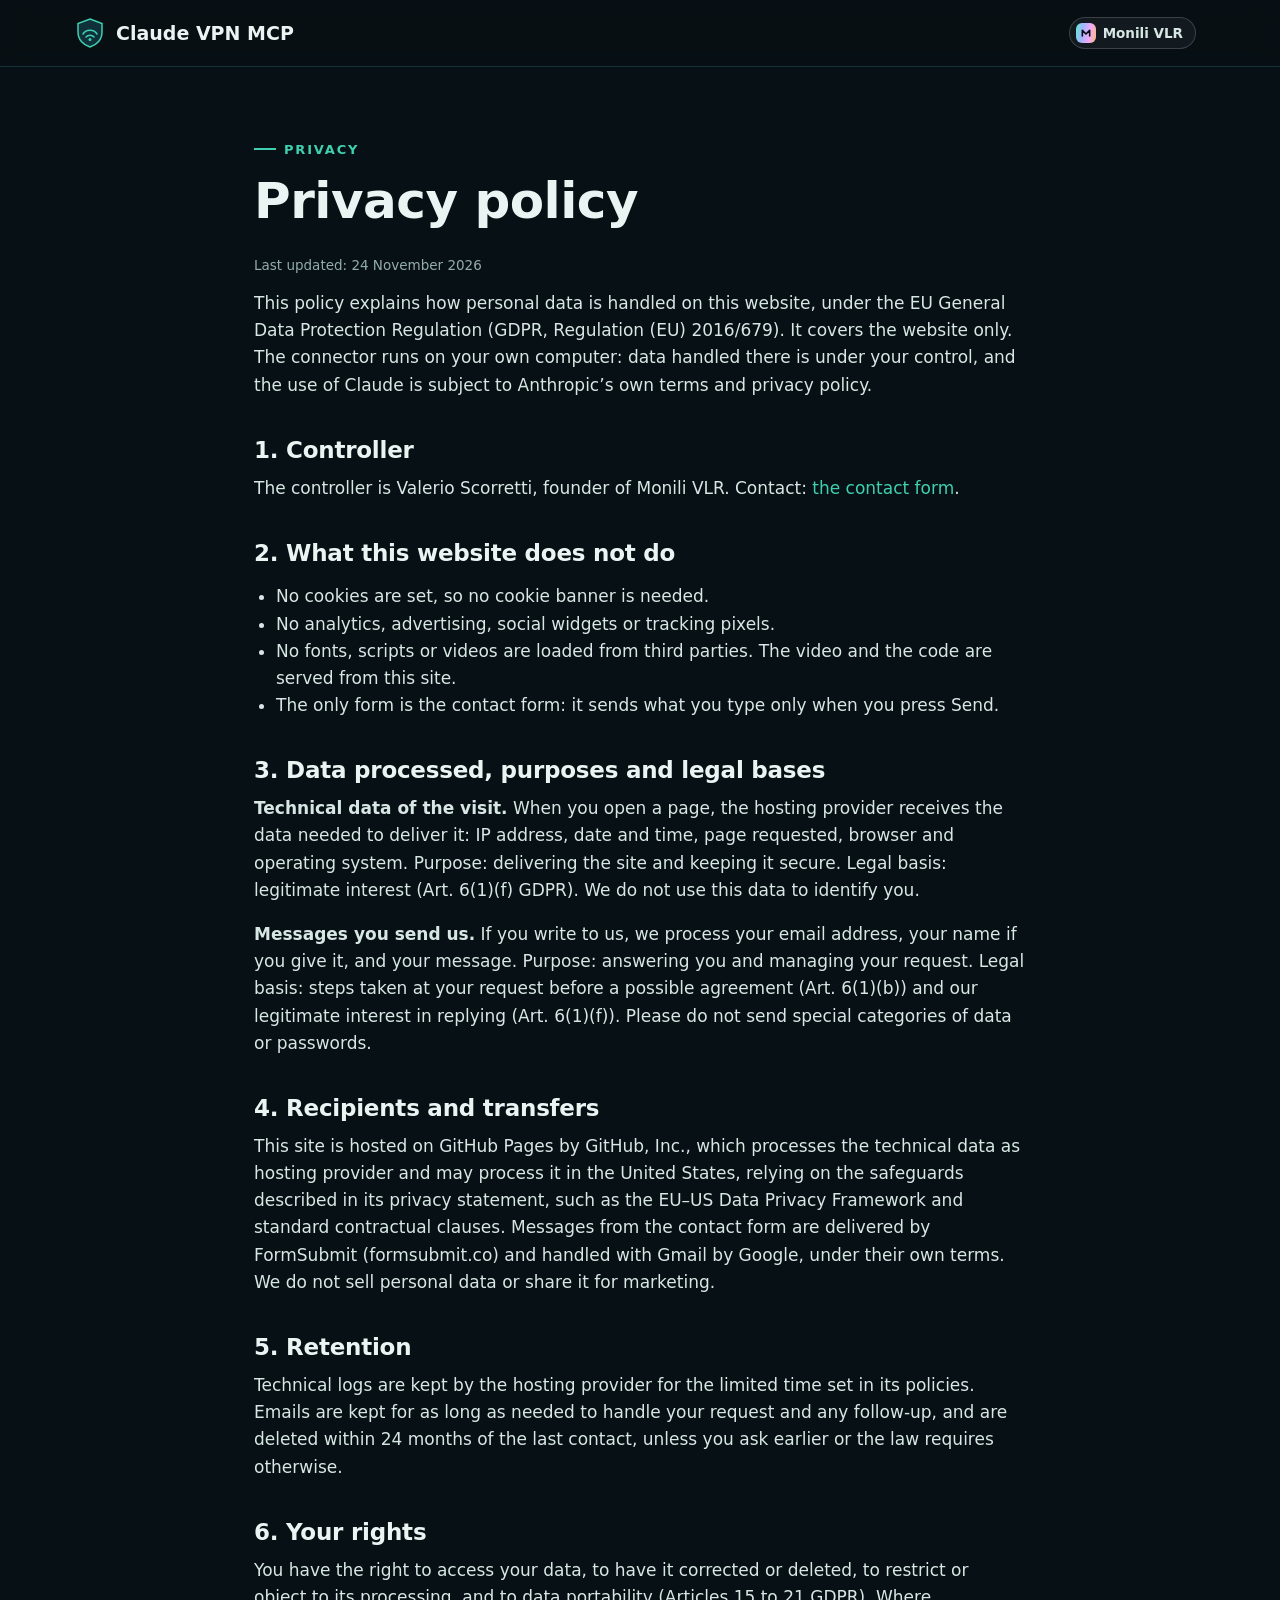
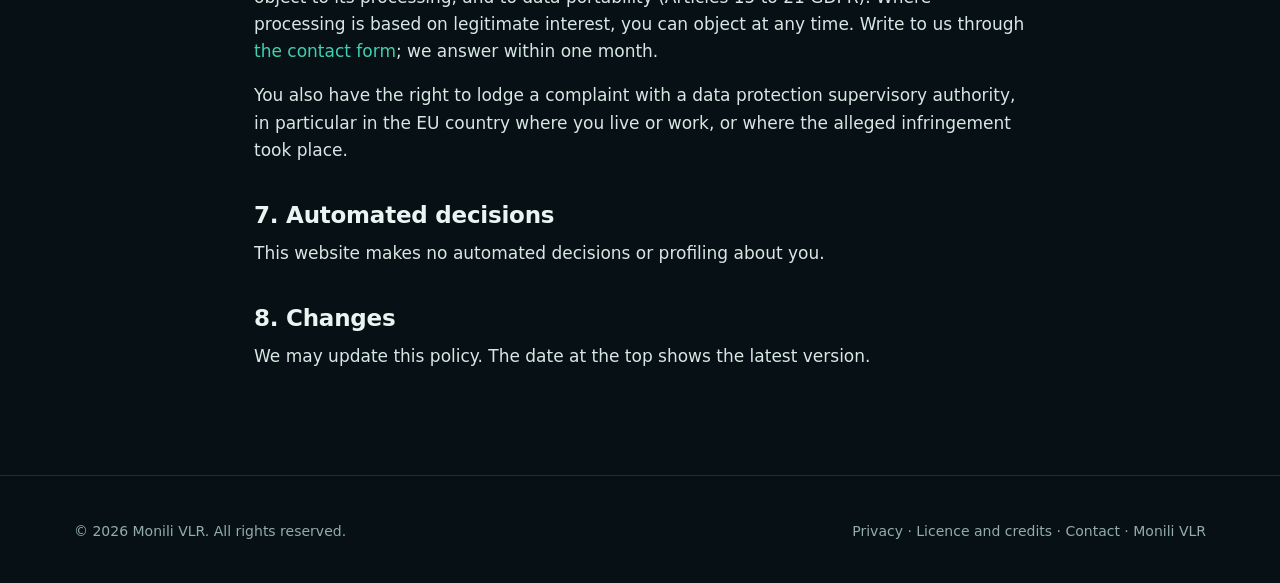
<file: privacy.html>
<!doctype html>
<html lang="en">
<head>
<meta charset="utf-8">
<meta name="viewport" content="width=device-width, initial-scale=1, viewport-fit=cover">
<title>Privacy policy · Claude VPN MCP</title>
<meta name="description" content="How the Claude VPN MCP website handles personal data.">
<meta name="theme-color" content="#071014">
<link rel="icon" href="favicon.svg" type="image/svg+xml">
<link rel="stylesheet" href="styles.css">
<style id="mai-home-css">.mai-home{display:inline-flex;align-items:center;gap:7px;padding:5px 12px 5px 6px;border-radius:999px;border:1px solid rgba(128,128,140,.38);background:rgba(128,128,140,.10);color:inherit;font:600 13.5px/1.2 system-ui,-apple-system,"Segoe UI",sans-serif;text-decoration:none;white-space:nowrap;transition:border-color .2s}
.mai-home:hover{border-color:#A5B4FC;text-decoration:none}
.mai-home i{width:20px;height:20px;border-radius:6px;display:grid;place-items:center;background:linear-gradient(100deg,#5EEAD4,#A5B4FC 34%,#F0ABFC 66%,#FDBA74);flex:none}
.mai-home i svg{width:12px;height:12px}
@media (max-width:640px){header .mai-home{font-size:0;gap:0;padding:5px;margin-right:8px}header .mai-home i{width:24px;height:24px}}</style>
</head>
<body>
<header class="top"><nav class="wrap nav" aria-label="Main"><a class="logo" href="./" aria-label="Claude VPN MCP, home"><svg viewBox="0 0 64 64" aria-hidden="true"><path d="M32 4 56 13v17c0 15-10 26-24 30C18 56 8 45 8 30V13z" fill="#10303A" stroke="#3FD0B0" stroke-width="3"/><path d="M18 34c6-10 22-10 28 0M24 40c4-5 12-5 16 0" fill="none" stroke="#3FD0B0" stroke-width="3" stroke-linecap="round"/><circle cx="32" cy="45" r="3" fill="#3FD0B0"/></svg>Claude VPN MCP</a><a class="mai-home" style="margin-left:auto;margin-right:10px" href="https://monili-vlr.github.io/" title="All Monili VLR products"><i aria-hidden="true"><svg viewBox="0 0 18 18"><path d="M3.5 13.5V5l5.5 5.5L14.5 5v8.5" fill="none" stroke="#0B0C11" stroke-width="2.4" stroke-linecap="round" stroke-linejoin="round"/></svg></i>Monili VLR</a><a class="btn sec" href="./" style="margin-left:0;padding:9px 18px;font-size:14px">&larr; Back to the site</a></nav></header>
<main class="wrap doc">
<div class="eyebrow">Privacy</div>
<h1>Privacy policy</h1>
<p class="note">Last updated: 24 November 2026</p>
<p>This policy explains how personal data is handled on this website, under the EU General Data Protection Regulation (GDPR, Regulation (EU) 2016/679). It covers the website only. The connector runs on your own computer: data handled there is under your control, and the use of Claude is subject to Anthropic&rsquo;s own terms and privacy policy.</p>
<h2>1. Controller</h2>
<p>The controller is Valerio Scorretti, founder of Monili VLR. Contact: <a href="https://monili-vlr.github.io/#contact" data-mai-contact="Claude VPN MCP">the contact form</a>.</p>
<h2>2. What this website does not do</h2>
<ul><li>No cookies are set, so no cookie banner is needed.</li><li>No analytics, advertising, social widgets or tracking pixels.</li><li>No fonts, scripts or videos are loaded from third parties. The video and the code are served from this site.</li><li>The only form is the contact form: it sends what you type only when you press Send.</li></ul>
<h2>3. Data processed, purposes and legal bases</h2>
<p><strong>Technical data of the visit.</strong> When you open a page, the hosting provider receives the data needed to deliver it: IP address, date and time, page requested, browser and operating system. Purpose: delivering the site and keeping it secure. Legal basis: legitimate interest (Art. 6(1)(f) GDPR). We do not use this data to identify you.</p>
<p><strong>Messages you send us.</strong> If you write to us, we process your email address, your name if you give it, and your message. Purpose: answering you and managing your request. Legal basis: steps taken at your request before a possible agreement (Art. 6(1)(b)) and our legitimate interest in replying (Art. 6(1)(f)). Please do not send special categories of data or passwords.</p>
<h2>4. Recipients and transfers</h2>
<p>This site is hosted on GitHub Pages by GitHub, Inc., which processes the technical data as hosting provider and may process it in the United States, relying on the safeguards described in its privacy statement, such as the EU&ndash;US Data Privacy Framework and standard contractual clauses. Messages from the contact form are delivered by FormSubmit (formsubmit.co) and handled with Gmail by Google, under their own terms. We do not sell personal data or share it for marketing.</p>
<h2>5. Retention</h2>
<p>Technical logs are kept by the hosting provider for the limited time set in its policies. Emails are kept for as long as needed to handle your request and any follow-up, and are deleted within 24 months of the last contact, unless you ask earlier or the law requires otherwise.</p>
<h2>6. Your rights</h2>
<p>You have the right to access your data, to have it corrected or deleted, to restrict or object to its processing, and to data portability (Articles 15 to 21 GDPR). Where processing is based on legitimate interest, you can object at any time. Write to us through <a href="https://monili-vlr.github.io/#contact" data-mai-contact="Claude VPN MCP">the contact form</a>; we answer within one month.</p>
<p>You also have the right to lodge a complaint with a data protection supervisory authority, in particular in the EU country where you live or work, or where the alleged infringement took place.</p>
<h2>7. Automated decisions</h2>
<p>This website makes no automated decisions or profiling about you.</p>
<h2>8. Changes</h2>
<p>We may update this policy. The date at the top shows the latest version.</p>
</main>
<footer><div class="wrap"><div class="base" style="margin:0;border:0;padding:0"><span>&copy; 2026 Monili VLR. All rights reserved.</span><span><a href="privacy.html">Privacy</a> &middot; <a href="legal.html">Licence and credits</a> &middot; <a href="https://monili-vlr.github.io/#contact" data-mai-contact="Claude VPN MCP">Contact</a> &middot; <a href="https://monili-vlr.github.io/">Monili VLR</a></span></div></div></footer>
<script src="https://monili-vlr.github.io/contact.js" defer></script>
</body>
</html>
</file>
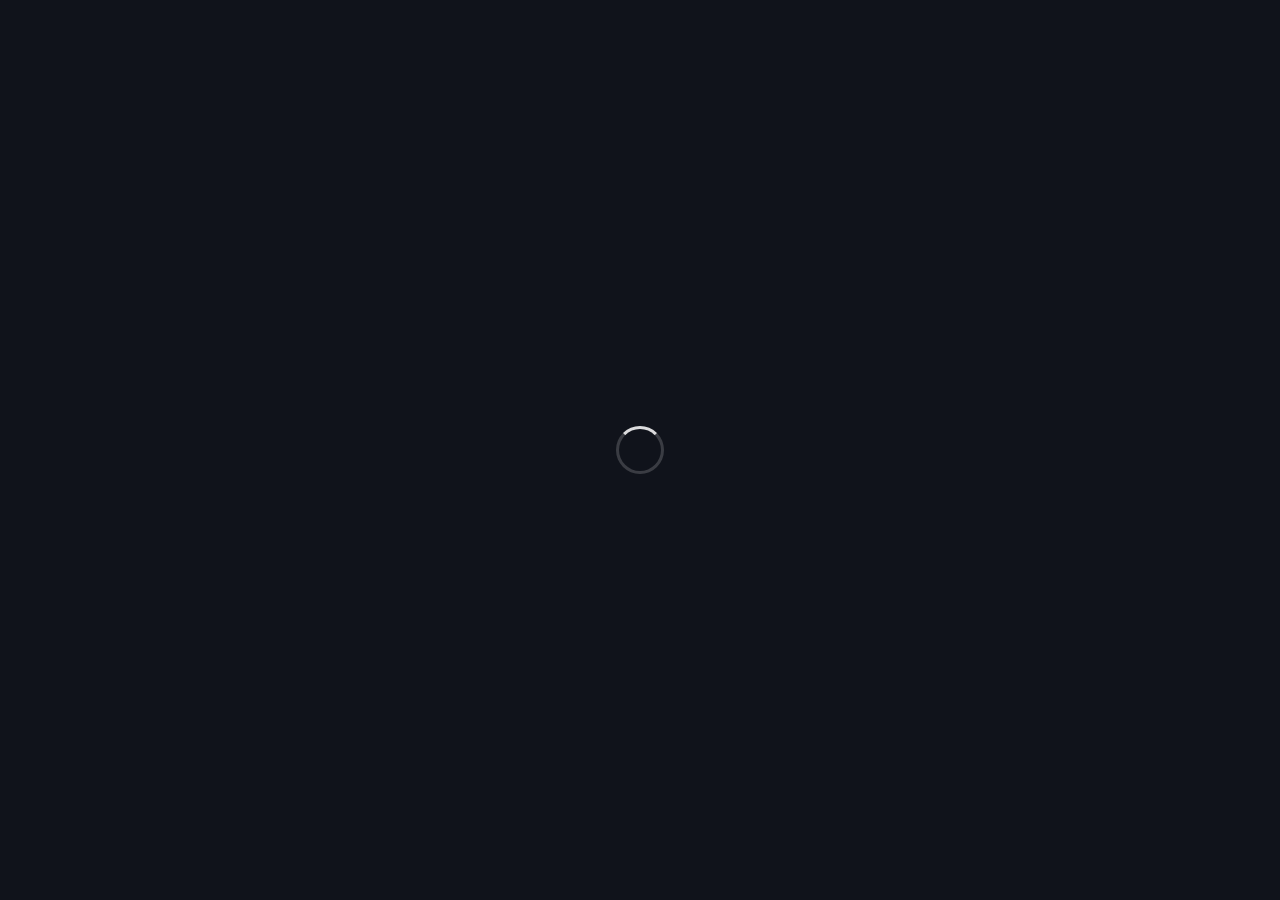
<file: video/claude-vpn-mcp-video.html>
<!doctype html>
<html lang="en">
<meta charset="utf-8">
<meta name="viewport" content="width=device-width, initial-scale=1, viewport-fit=cover">
<title>Claude VPN MCP Video</title>
<meta name="claude:viewport-fit-sides" content="cover">
<style>
/* Layout: a 1280x720 stage scaled to fit, player bar under it. Single dark theme, "tunnel" teal. */
:root{
  --bg:#071014; --ink:#0C1A20; --panel:#10232A; --ink2:#163038; --ink3:#24444E; --paper:#E8F3F1; --mute:#93ADA9;
  --acc:#3FD0B0; --warn:#F2B84B; --red:#FF6F6F; --blue:#7CB4FF;
  --ui:"Segoe UI",system-ui,-apple-system,Roboto,Arial,sans-serif; --mono:ui-monospace,"Cascadia Code",Consolas,"Courier New",monospace;
  color-scheme:dark;
}
html,body{height:100%}
body{margin:0;background:var(--bg);color:var(--paper);font-family:var(--ui);overflow:hidden;
  padding-left:max(16px,env(safe-area-inset-left,0px));padding-right:max(16px,env(safe-area-inset-right,0px));padding-block:0}
#player{position:relative;height:100%;display:flex;flex-direction:column;gap:8px;padding-block:8px;box-sizing:border-box}
#wrap{flex:1;position:relative;overflow:hidden;min-height:0}
#stage{position:absolute;left:50%;top:50%;width:1280px;height:720px;transform-origin:center center;overflow:hidden;border-radius:10px;
  background:radial-gradient(ellipse at 28% 18%,#10303A 0%,#0A1A20 58%,#061014 100%);box-shadow:0 0 0 1px var(--ink3)}
#hud{flex:0 0 auto;display:flex;align-items:center;gap:12px;font:13px var(--ui);color:var(--mute);min-width:0}
#pp{width:36px;height:30px;border-radius:6px;border:1px solid var(--ink3);background:var(--ink2);color:var(--paper);font:14px var(--ui);cursor:pointer}
#pp:focus-visible,#prog:focus-visible,#mu:focus-visible{outline:2px solid var(--acc);outline-offset:2px}
#sname{color:var(--paper);font-weight:600;white-space:nowrap;min-width:0;overflow:hidden;text-overflow:ellipsis;max-width:260px}
#prog{position:relative;flex:1;height:14px;cursor:pointer;min-width:60px}
#prog .segs{position:absolute;inset:4px 0;display:flex;gap:2px}
#prog .segs i{display:block;height:100%;background:var(--ink3);border-radius:2px}
#prog .fill{position:absolute;left:0;top:4px;bottom:4px;background:var(--acc);border-radius:2px;pointer-events:none;opacity:.9}
#time{font:12px var(--mono);white-space:nowrap}
.hint{font:12px var(--ui);white-space:nowrap}
#mu{background:none;border:1px solid var(--ink3);color:var(--paper);border-radius:6px;font:600 12px var(--ui);padding:4px 8px;cursor:pointer}
@media (max-width:700px){.hint{display:none}#sname{max-width:120px}}
#startov{position:fixed;inset:0;z-index:50;display:flex;flex-direction:column;align-items:center;justify-content:center;gap:14px;background:rgba(4,12,15,.74);cursor:pointer;font:600 15px var(--ui);color:var(--paper)}
#startov b{display:flex;align-items:center;justify-content:center;width:96px;height:96px;border-radius:50%;background:var(--acc);color:#062019;font-size:38px;padding-left:6px;box-shadow:0 10px 40px rgba(0,0,0,.45)}
#startov.off{display:none}
#fs{background:none;border:1px solid var(--ink3);color:var(--paper);border-radius:6px;font:600 12px var(--ui);padding:4px 8px;cursor:pointer;white-space:nowrap}
#fsx{display:none;position:fixed;top:calc(14px + env(safe-area-inset-top,0px));right:calc(14px + env(safe-area-inset-right,0px));z-index:60;align-items:center;gap:8px;padding:10px 16px;border-radius:999px;border:1px solid rgba(255,255,255,.25);background:rgba(0,0,0,.62);color:#fff;font:700 14px var(--ui);cursor:pointer;backdrop-filter:blur(6px)}
body.isfs #fsx{display:inline-flex}


/* stage pieces */
.A{position:absolute}
.stitle{left:28px;top:20px;display:flex;gap:10px;align-items:center;font:600 15px var(--ui);color:var(--paper);z-index:20}
.stitle b{font:12px var(--mono);color:#062019;background:var(--acc);padding:2px 7px;border-radius:4px}
.exb{right:24px;top:20px;font:600 11px var(--ui);letter-spacing:.12em;color:var(--warn);border:1px solid var(--warn);padding:3px 8px;border-radius:4px;z-index:20}
.card{background:var(--panel);border:1px solid var(--ink3);border-radius:10px;padding:14px 16px;box-sizing:border-box}
.lbl{font:600 11px var(--ui);letter-spacing:.14em;text-transform:uppercase;color:var(--mute)}
.mono{font-family:var(--mono)}
.chip{display:inline-flex;align-items:center;gap:6px;padding:3px 9px;border-radius:5px;font:12.5px var(--mono);background:#0006;border:1px solid var(--ink3);color:var(--paper);white-space:nowrap}
.chip.on{background:var(--acc);color:#062019;border-color:var(--acc)}
.chip.w{border-color:var(--warn);color:var(--warn)}
.cap{font:16px/1.45 var(--ui);color:var(--mute)}
.code{font:14px/1.65 var(--mono);color:var(--paper);white-space:pre}
.code .k{color:var(--acc)} .code .s{color:#b7e0ff} .code .c{color:#6f8a86} .code .n{color:var(--warn)}
.grid-bg{inset:0;background-image:linear-gradient(#ffffff07 1px,transparent 1px),linear-gradient(90deg,#ffffff07 1px,transparent 1px);background-size:40px 40px}
.pk{width:12px;height:12px;border-radius:50%;background:var(--acc);box-shadow:0 0 16px var(--acc);margin:-6px 0 0 -6px;z-index:9}
.win{background:#0E1E24;border:1px solid var(--ink3);border-radius:10px;overflow:hidden;box-shadow:0 22px 60px #0009}
.win .tb{display:flex;align-items:center;gap:8px;height:36px;padding:0 12px;background:#0A171C;border-bottom:1px solid var(--ink3);font:13px var(--ui);color:var(--mute)}
.win .tb i{width:10px;height:10px;border-radius:50%;background:var(--ink3);display:inline-block}
.win .url{flex:1;margin-left:8px;background:#0006;border:1px solid var(--ink3);border-radius:6px;padding:3px 10px;font:13px var(--mono);color:var(--paper);white-space:nowrap;overflow:hidden}
.ok{color:var(--acc)} .no{color:var(--red)}
.strike{position:relative}
.strike::after{content:"";position:absolute;left:-4px;right:-4px;top:52%;height:2px;background:var(--red);transform-origin:left;transform:scaleX(var(--k,0))}
@media (prefers-reduced-motion:reduce){*{animation:none!important}}
</style>

<style id="mai-load-css">#mai-load{position:fixed;inset:0;z-index:2147483000;display:grid;place-items:center;background:var(--mai-load-bg,#10131B);transition:opacity .35s ease}
#mai-load.off{opacity:0;pointer-events:none}#mai-load i{width:42px;height:42px;border-radius:50%;border:3px solid rgba(255,255,255,.18);border-top-color:rgba(255,255,255,.85);animation:mai-spin .8s linear infinite}
@keyframes mai-spin{to{transform:rotate(360deg)}}</style>
<div id="mai-load" aria-label="Loading"><i></i></div>
<script>(() => { /* hide the loading screen as soon as the voice is really playing */
  const ov = document.getElementById('mai-load');
  const hide = () => ov.classList.add('off');
  if (/[?&](t=|autoplay=0)/.test(location.search)) { hide(); return; }
  const watch = a => { const ok = () => { if (a.currentTime > 0.02 && !a.paused) hide(); }; a.addEventListener('timeupdate', ok); a.addEventListener('playing', ok); };
  const find = () => { const a = document.querySelector('audio'); if (a) watch(a); else setTimeout(find, 50); };
  find(); setTimeout(hide, 9000);
  window.__maiLoaderShow = () => ov.classList.remove('off');
})();</script>
<div id="player">
  <div id="wrap"><div id="stage" aria-live="off"></div></div>
  <div id="hud">
    <button id="pp" aria-label="Play">▶</button>
    <span id="sname"></span>
    <div id="prog" role="slider" tabindex="0" aria-label="Progress"><div class="segs"></div><div class="fill"></div></div>
    <span id="time"></span>
    <button id="mu" aria-label="Voice on or off">Voice on</button>
    <button id="fs" aria-label="Full screen">⛶ Full screen</button>
    <span class="hint">Space pause · F full screen · M voice</span>
  </div>
</div>
<button id="fsx" aria-label="Exit full screen">✕ Exit full screen</button>
<div id="startov" class="off" role="button" tabindex="0" aria-label="Play with voice"><b>▶</b><span>Play with voice</span></div>
<audio id="vo" preload="auto" fetchpriority="high" src="media/7de3abe3ed4a.mp3"></audio>

<script>
(() => {
'use strict';
/* ---------- helpers ---------- */
const clamp = (v, a = 0, b = 1) => Math.max(a, Math.min(b, v));
const seg = (t, a, b) => clamp((t - a) / (b - a));
const ease = x => x < .5 ? 2 * x * x : 1 - Math.pow(-2 * x + 2, 2) / 2;
const es = (t, a, b) => ease(seg(t, a, b));
const lerp = (a, b, x) => a + (b - a) * x;
const esc = s => String(s).replace(/[&<>"]/g, c => ({ '&': '&amp;', '<': '&lt;', '>': '&gt;', '"': '&quot;' }[c]));
function A(p, cls, x, y, w, h, html) {
  const e = document.createElement('div'); e.className = 'A ' + (cls || '');
  if (x != null) e.style.left = x + 'px'; if (y != null) e.style.top = y + 'px';
  if (w != null) e.style.width = w + 'px'; if (h != null) e.style.height = h + 'px';
  if (html != null) e.innerHTML = html; p.appendChild(e); return e;
}
const op = (e, v) => { e.style.opacity = v; e.style.visibility = v <= .001 ? 'hidden' : 'visible'; };
const fadeUp = (e, v, d = 14) => { op(e, v); e.style.transform = `translateY(${(1 - v) * d}px)`; };
const typed = (txt, lt, t0, cps = 30) => txt.slice(0, Math.max(0, Math.floor((lt - t0) * cps)));
const LOGO = (s = 64) => `<svg viewBox="0 0 64 64" width="${s}" height="${s}" aria-hidden="true"><path d="M32 4 56 13v17c0 15-10 26-24 30C18 56 8 45 8 30V13z" fill="#10303A" stroke="#3FD0B0" stroke-width="3"/><path d="M18 34c6-10 22-10 28 0" fill="none" stroke="#3FD0B0" stroke-width="3" stroke-linecap="round"/><path d="M24 40c4-5 12-5 16 0" fill="none" stroke="#3FD0B0" stroke-width="3" stroke-linecap="round"/><circle cx="32" cy="45" r="3" fill="#3FD0B0"/></svg>`;
const AI = `<svg width="16" height="16" viewBox="0 0 16 16" aria-hidden="true"><path d="M8 1v4M8 11v4M1 8h4M11 8h4M3 3l2.5 2.5M10.5 10.5 13 13M13 3l-2.5 2.5M5.5 10.5 3 13" stroke="#3FD0B0" stroke-width="1.6" stroke-linecap="round"/></svg>`;
const SC = [];
/* Product picture for the example shop: headphones on a soft stage, with a country banner. */
const PRODUCT = (banner, hl) => `<svg viewBox="0 0 400 150" width="100%" height="150" style="display:block;border-radius:8px">
  <defs><linearGradient id="pg${hl ? 1 : 0}" x1="0" y1="0" x2="1" y2="1"><stop offset="0" stop-color="${hl ? '#1d4a48' : '#1f3540'}"/><stop offset="1" stop-color="#0f2228"/></linearGradient></defs>
  <rect width="400" height="150" fill="url(#pg${hl ? 1 : 0})"/>
  <ellipse cx="200" cy="132" rx="96" ry="9" fill="#000" opacity=".35"/>
  <path d="M138 104 C138 40 262 40 262 104" fill="none" stroke="#E8F3F1" stroke-width="11" stroke-linecap="round"/>
  <path d="M144 100 C146 52 254 52 256 100" fill="none" stroke="#93ADA9" stroke-width="3" opacity=".6"/>
  <rect x="118" y="88" width="38" height="50" rx="14" fill="#E8F3F1"/><rect x="126" y="96" width="22" height="34" rx="9" fill="${hl ? '#3FD0B0' : '#7CB4FF'}"/>
  <rect x="244" y="88" width="38" height="50" rx="14" fill="#E8F3F1"/><rect x="252" y="96" width="22" height="34" rx="9" fill="${hl ? '#3FD0B0' : '#7CB4FF'}"/>
  <g transform="translate(300 16)"><rect width="88" height="28" rx="6" fill="${hl ? '#3FD0B0' : '#F2B84B'}"/><text x="44" y="19" text-anchor="middle" font-family="Segoe UI,Arial" font-size="13" font-weight="800" fill="#062019">${banner}</text></g>
  <g fill="#E8F3F1" opacity=".5"><circle cx="40" cy="30" r="2"/><circle cx="66" cy="112" r="1.6"/><circle cx="352" cy="118" r="2"/></g></svg>`;
const shop = (cty, lang, price, ship, hl, banner = '') => `<div class="tb"><i></i><i></i><i></i><span class="url">https://shop.example/item</span></div>
  <div style="padding:18px 20px;display:flex;flex-direction:column;gap:12px">
    <div style="display:flex;justify-content:space-between"><b style="font:700 18px var(--ui)">Example shop</b><span class="chip ${hl ? 'on' : ''}">seen from ${cty}</span></div>
    ${PRODUCT(banner, hl)}
    <div style="font:700 26px var(--ui)">${price}</div><div class="cap">${ship}</div><div class="mono" style="font-size:13px;color:var(--mute)">lang: ${lang}</div></div>`;

/* Prompt bar used by every scene: everything starts from what the user writes. */
function promptBar(r, y = 58) {
  const bar = A(r, '', 40, y, 1200, 50, `<div style="display:flex;align-items:center;gap:12px;height:50px;padding:0 14px;background:#163038;border:1px solid #2f5a64;border-radius:25px;box-shadow:0 6px 20px #0006">
    <span style="font:700 12px var(--ui);color:#062019;background:var(--paper);border-radius:12px;padding:3px 9px">You write to Claude</span>
    <span class="pt" style="flex:1;font:18px var(--ui);color:var(--paper);white-space:nowrap;overflow:hidden"></span>
    <span class="snd" style="width:30px;height:30px;border-radius:50%;background:#24444E;display:grid;place-items:center;color:#fff;font:700 15px var(--ui)">↑</span></div>`);
  return { bar, pt: bar.querySelector('.pt'), snd: bar.querySelector('.snd') };
}
function typePrompts(b, lt, list, cps = 28) {
  let cur = list[0]; for (const q of list) if (lt >= q[0]) cur = q;
  const end = cur[0] + cur[1].length / cps;
  b.pt.textContent = typed(cur[1], lt, cur[0], cps);
  b.snd.style.background = lt > end && lt < end + .5 ? '#3FD0B0' : '#24444E';
  return end;
}
function aiPanel(r, x, y, w, h, steps) {
  const side = A(r, 'card', x, y, w, h, `<div style="display:flex;gap:8px;align-items:center;margin-bottom:8px">${AI}<b>Claude at work</b><span class="cap" style="font-size:13px;margin-left:auto">tools it calls</span></div>` +
    steps.map(([, a, b]) => `<div class="as" style="display:grid;grid-template-columns:22px 1fr;gap:6px;margin:9px 0;font:15px/1.35 var(--ui)"><span class="ic" style="color:var(--warn)">○</span><div>${a}${b ? `<div class="mono" style="font-size:12.5px;color:var(--acc)">${b}</div>` : ''}</div></div>`).join(''));
  return { side, as: [...side.querySelectorAll('.as')], steps };
}
function aiUpdate(p, lt, endT = 1e9) {
  p.as.forEach((e, i) => { const t = p.steps[i][0], nt = i + 1 < p.steps.length ? p.steps[i + 1][0] : endT; op(e, lt >= t ? 1 : .3); const ic = e.querySelector('.ic'); ic.textContent = lt >= nt ? '✓' : lt >= t ? '◐' : '○'; ic.style.color = lt >= nt ? 'var(--acc)' : 'var(--warn)'; });
}
function cotLine(r, y = 612) {
  const c = A(r, '', 40, y, 1200, 38, `<div style="display:flex;align-items:center;gap:10px;height:38px;padding:0 14px;background:#061014e6;border-top:2px solid var(--acc);border-radius:6px;font:14px var(--mono)">${AI}<span style="color:var(--acc);font-weight:700">Claude</span><span class="cx" style="flex:1;white-space:nowrap;overflow:hidden;text-overflow:ellipsis"></span><span class="cap" style="font-size:12px">reasoning · example</span></div>`);
  return c.querySelector('.cx');
}
const cotAt = (cx, lt, list) => { let ph = ''; for (const [t, p] of list) if (lt >= t) ph = p; cx.textContent = ph; };

/* 1. Intro */
SC.push({ title: 'Claude VPN MCP', dur: 10, ex: false, build(r) {
  A(r, 'grid-bg');
  const logo = A(r, '', 90, 120, 80, 80, LOGO(80));
  const chip = A(r, '', 90, 222, 600, 34, '<span class="chip on" style="font:700 14px var(--ui);padding:5px 12px">Free · built on Tor · MCP connector for Claude</span>');
  const t = A(r, '', 86, 270, 640, 90, '<div style="font:800 66px var(--ui);letter-spacing:2px">Claude VPN MCP</div>');
  const s1 = A(r, '', 90, 362, 560, 90, '<div style="font:700 30px/1.3 var(--ui)">Write where you want to be.<br><span style="color:var(--acc)">Claude does the rest.</span></div>');
  const by = A(r, '', 90, 470, 400, 30, '<div class="cap">by Monili VLR</div>');
  const chat = A(r, 'win', 700, 140, 520, 350, `<div class="tb"><span>Claude</span></div>
    <div style="padding:18px;display:flex;flex-direction:column;gap:14px">
      <div style="align-self:flex-end;max-width:380px;background:#24444E;border-radius:14px 14px 3px 14px;padding:11px 14px;font:17px/1.4 var(--ui)"><span class="ty"></span></div>
      <div class="cl mono" style="font-size:13px;color:var(--acc);opacity:0">vpn_activate("California") ✓ Tor route ready</div>
      <div class="an" style="max-width:440px;background:#10232A;border:1px solid var(--ink3);border-radius:14px 14px 14px 3px;padding:12px 14px;font:16px/1.45 var(--ui);opacity:0">Done. Your browser now goes online from <b style="color:var(--acc)">Los Angeles, California</b>, through Tor. What should I open?</div>
      <div class="stt" style="display:flex;gap:8px;flex-wrap:wrap;opacity:0"><span class="chip on">exit · Los Angeles, CA</span><span class="chip">via Tor</span><span class="chip">verified twice</span></div>
      <div class="cap" style="font-size:12.5px">Example conversation</div></div>`);
  return { logo, chip, t, s1, by, chat, ty: chat.querySelector('.ty'), an: chat.querySelector('.an'), cl: chat.querySelector('.cl'), stt: chat.querySelector('.stt') };
}, update(c, lt) {
  fadeUp(c.logo, es(lt, 0, .8)); fadeUp(c.chip, es(lt, .3, 1)); c.t.style.clipPath = `inset(0 ${100 - 100 * es(lt, .5, 1.7)}% 0 0)`;
  fadeUp(c.s1, es(lt, 1.6, 2.4)); fadeUp(c.by, es(lt, 2.6, 3.2)); fadeUp(c.chat, es(lt, .8, 1.6));
  c.ty.textContent = typed('Activate my location in California.', lt, 1.8, 24);
  op(c.cl, es(lt, 3.8, 4.3)); fadeUp(c.an, es(lt, 5, 5.7)); fadeUp(c.stt, es(lt, 6, 6.6));
} });

/* 2. The need */
SC.push({ title: 'See a page as people there see it', dur: 12, ex: true, build(r) {
  const b = promptBar(r);
  const a = A(r, 'win', 60, 130, 440, 390, shop('Spain', 'es', '€ 24,90', 'Envío gratis en 48 h', false, 'NOVEDAD'));
  const w = A(r, 'win', 530, 130, 440, 390, shop('Italy', 'it', '€ 22,50', 'Spedizione gratuita in 72 h', true, 'SALDI'));
  const q = A(r, 'card', 1000, 150, 230, 280, `<div style="display:flex;gap:8px;align-items:center">${AI}<b>Claude</b></div><p class="cap" style="font-size:15px;margin:10px 0 0">Prices, language and offers can change with the country.</p><p class="cap" style="font-size:15px;margin:10px 0 0">To see them, Claude looks <b style="color:var(--paper)">from there</b>.</p>
    <svg viewBox="0 0 200 92" width="198" height="92" style="margin-top:12px"><g font-family="Segoe UI,Arial" font-size="12" font-weight="700">
      <path d="M30 70 C70 70 70 22 100 22 C130 22 130 70 170 70" fill="none" stroke="#3FD0B0" stroke-width="2" stroke-dasharray="5 5"/>
      <circle cx="30" cy="70" r="7" fill="#F2B84B"/><text x="30" y="90" text-anchor="middle" fill="#93ADA9">ES</text>
      <rect x="72" y="8" width="56" height="26" rx="7" fill="#163038" stroke="#3FD0B0"/><text x="100" y="26" text-anchor="middle" fill="#E8F3F1">Claude</text>
      <circle cx="170" cy="70" r="7" fill="#3FD0B0"/><text x="170" y="90" text-anchor="middle" fill="#E8F3F1">IT</text></g></svg>`);
  const cap = A(r, '', 60, 548, 1160, 60, '<div class="cap">Example pages. Useful for localisation, regional pages and what customers in each country really see.</div>');
  return { b, a, w, q, cap };
}, update(c, lt) { typePrompts(c.b, lt, [[.3, 'Show me this shop page as people in Italy see it.']]); fadeUp(c.a, es(lt, 2.2, 3)); fadeUp(c.w, es(lt, 3.2, 4)); fadeUp(c.q, es(lt, 4.6, 5.4)); fadeUp(c.cap, es(lt, 6, 6.8)); } });

/* 3. Activate a place with a prompt */
SC.push({ title: 'Activate a place with a prompt', dur: 18, ex: true, build(r) {
  const b = promptBar(r);
  const map = A(r, 'card', 40, 128, 640, 460, `<div class="lbl" style="margin-bottom:6px">Exit location</div><svg viewBox="0 0 1474 1067" width="606" height="410" preserveAspectRatio="xMidYMid meet" style="display:block">
    <image href="media/387f286ac3d2.webp" x="0" y="0" width="1474" height="1067"/>
    <image class="st" href="media/28603355df7a.webp" x="0" y="0" width="1474" height="1067" opacity="0"/>
    <g class="pin" opacity="0"><circle cx="238" cy="552" r="58" fill="#3FD0B0" fill-opacity=".22"/><circle cx="238" cy="552" r="22" fill="#3FD0B0" stroke="#062019" stroke-width="5"/>
    <rect x="292" y="492" width="560" height="118" rx="18" fill="#061014" fill-opacity=".82" stroke="#3FD0B0" stroke-width="3"/>
    <text x="322" y="545" fill="#E8F3F1" font-family="Segoe UI,Arial" font-size="46" font-weight="700">Los Angeles, California</text>
    <text x="322" y="588" fill="#93ADA9" font-family="Consolas,monospace" font-size="34">Tor exit · verified</text></g></svg>`);
  const p = aiPanel(r, 710, 128, 530, 236, [[2.6, 'understands the place', 'vpn_activate(place="California")'], [4.8, 'finds Tor exit relays in California', 'public Tor relay list'], [7.4, 'builds a Tor route that leaves only there', 'guard → middle → exit'], [10.2, 'checks where the exit really is', 'geolocation of the exit IP']]);
  const res = A(r, 'card', 710, 378, 530, 210, `<div class="lbl" style="margin-bottom:6px">Claude answers</div><div style="font:17px/1.45 var(--ui)">Your location is active in <b style="color:var(--acc)">Los Angeles, California</b>, through Tor. Exit verified. What would you like to open?</div>
    <div style="display:flex;flex-wrap:wrap;gap:8px;margin-top:14px"><span class="chip">city · Los Angeles</span><span class="chip">region · California</span><span class="chip">via Tor</span><span class="chip on">2 of 2 agree</span></div>`);
  const cx = cotLine(r);
  return { b, map, st: map.querySelector('.st'), pin: map.querySelector('.pin'), p, res, cx };
}, update(c, lt) {
  const end = typePrompts(c.b, lt, [[.3, 'Activate my location in California.']]);
  fadeUp(c.map, es(lt, 1.8, 2.6)); fadeUp(c.p.side, es(lt, 2, 2.8)); aiUpdate(c.p, lt, 13.6);
  c.st.setAttribute('opacity', es(lt, 4.8, 6.2)); c.pin.setAttribute('opacity', es(lt, 10.4, 11.2));
  fadeUp(c.res, es(lt, 13.6, 14.4));
  cotAt(c.cx, lt, [[2.6, 'California: a US state, looking for Tor exits there.'], [4.8, 'Twelve Tor exit relays in California, in Los Angeles and Fremont.'], [7.4, 'Building a new route: one key with each of three relays.'], [10.4, 'Exit in Los Angeles, California. Confirmed.']]);
} });

/* 4. Open pages from there */
SC.push({ title: 'Open pages from there', dur: 16, ex: true, build(r) {
  const b = promptBar(r);
  const w = A(r, 'win', 40, 128, 660, 400, `<div class="tb"><i></i><i></i><i></i><span class="url"></span></div>
    <div style="position:relative;height:362px;padding:22px">
      <div class="ld mono" style="color:var(--mute);font-size:14px"></div>
      <div class="ct" style="opacity:0"><div style="font:800 34px var(--ui);margin-bottom:10px">Example Domain</div><div class="cap">This domain is for use in documentation examples.</div>
        <div style="display:grid;grid-template-columns:1fr 150px;gap:18px;margin-top:18px;align-items:center">
          <div style="display:flex;flex-direction:column;gap:9px"><i style="height:9px;border-radius:5px;background:#24444E;width:96%"></i><i style="height:9px;border-radius:5px;background:#24444E;width:88%"></i><i style="height:9px;border-radius:5px;background:#24444E;width:70%"></i><span style="color:var(--blue);font-size:15px;margin-top:6px;text-decoration:underline">More information...</span></div>
          <svg viewBox="0 0 150 120" width="150" height="120"><circle cx="75" cy="60" r="48" fill="#163038" stroke="#3FD0B0" stroke-width="2"/><ellipse cx="75" cy="60" rx="20" ry="48" fill="none" stroke="#3FD0B0" stroke-opacity=".6"/><path d="M27 60h96M33 38h84M33 82h84" stroke="#3FD0B0" stroke-opacity=".6"/><circle cx="52" cy="50" r="7" fill="#F2B84B"/><circle cx="52" cy="50" r="15" fill="#F2B84B" fill-opacity=".2"/></svg></div>
        <div style="display:flex;gap:8px;margin-top:22px;flex-wrap:wrap"><span class="chip">HTTP 200</span><span class="chip">title · Example Domain</span><span class="chip">untrusted content</span></div></div>
      <span class="chip on" style="position:absolute;right:14px;bottom:14px">from Los Angeles, California · via Tor</span></div>`);
  const p = aiPanel(r, 730, 128, 510, 220, [[2.4, 'checks it is a public web address', 'http or https, no local or private IP'], [3.6, 'opens the page in the remote browser', 'browser_open(url)'], [7, 'reads the title and the status', '']]);
  const res = A(r, 'card', 730, 364, 510, 164, `<div class="lbl" style="margin-bottom:6px">Claude answers</div><div style="font:17px/1.45 var(--ui)">From California, the page title is <b style="color:var(--acc)">Example Domain</b>, status 200.</div><div class="cap" style="font-size:13.5px;margin-top:10px">Pages are treated as untrusted content.</div>`);
  const cx = cotLine(r);
  return { b, w, url: w.querySelector('.url'), ld: w.querySelector('.ld'), ct: w.querySelector('.ct'), p, res, cx };
}, update(c, lt) {
  typePrompts(c.b, lt, [[.3, 'Now open example.com and tell me the page title.']]);
  fadeUp(c.w, es(lt, 2, 2.8)); fadeUp(c.p.side, es(lt, 2.2, 3)); aiUpdate(c.p, lt, 8.6);
  c.url.textContent = lt > 2.4 ? 'https://example.com' : 'about:blank';
  c.ld.textContent = lt > 2.4 && lt < 6 ? 'loading from California' + '.'.repeat(1 + Math.floor(lt * 3) % 3) : '';
  op(c.ct, es(lt, 6, 6.8)); fadeUp(c.res, es(lt, 8.6, 9.4));
  cotAt(c.cx, lt, [[2.4, 'Opening https://example.com from the California browser.'], [7, 'Title: Example Domain, status 200.']]);
} });

/* 5. Move, check, turn off: all in words */
SC.push({ title: 'Move, check, turn off. In words.', dur: 16, ex: true, build(r) {
  const T = [[.5, 'Move me to Tokyo.', 'vpn_activate("Tokyo")', 'Done: Tokyo, Japan, exit verified.'], [5.5, 'Where am I browsing from?', 'vpn_status()', 'From Tokyo, Japan.'], [9.5, 'Turn off California.', 'vpn_deactivate("California")', 'California is off. Tokyo is still active.']];
  const box = A(r, 'win', 140, 70, 1000, 520, `<div class="tb"><span>Claude</span></div><div style="padding:20px 26px;display:flex;flex-direction:column;gap:12px">` +
    T.map(([, u, f, a]) => `<div class="tr" style="display:flex;flex-direction:column;gap:8px"><div class="u" style="align-self:flex-end;background:#24444E;border-radius:14px 14px 3px 14px;padding:10px 14px;font:18px var(--ui)" data-t="${esc(u)}"></div><div class="f mono" style="font-size:13px;color:var(--acc);opacity:0">${esc(f)} ✓</div><div class="a" style="align-self:flex-start;background:#10232A;border:1px solid var(--ink3);border-radius:14px 14px 14px 3px;padding:10px 14px;font:17px var(--ui);opacity:0">${esc(a)}</div></div>`).join('') + '</div>');
  const cap = A(r, '', 140, 606, 1000, 40, '<div style="font:700 22px var(--ui);text-align:center">No files to edit. No commands to type.</div>');
  return { T, tr: [...box.querySelectorAll('.tr')], box, cap };
}, update(c, lt) {
  op(c.box, es(lt, 0, .5));
  c.tr.forEach((e, i) => { const t0 = c.T[i][0]; op(e, lt >= t0 ? 1 : 0); const u = e.querySelector('.u'); u.textContent = typed(u.dataset.t, lt, t0, 26); op(e.querySelector('.f'), es(lt, t0 + 1.4, t0 + 1.9)); op(e.querySelector('.a'), es(lt, t0 + 2.4, t0 + 3)); });
  fadeUp(c.cap, es(lt, 13, 13.8));
} });

/* 6. Why changing place takes a moment: Tor builds a new route, relay by relay */
SC.push({ title: 'Why changing place takes a moment', dur: 17, ex: true, build(r) {
  const b = promptBar(r);
  const N = [['Your computer', 'the connector', 40], ['Guard', 'Germany', 300], ['Middle', 'Netherlands', 560], ['Exit', 'California', 820], ['Website', 'example.com', 1080]];
  const nodes = N.map(([t, s, x], i) => A(r, 'card', x, 190, 160, 96, `<div style="font:700 19px var(--ui)">${t}</div><div class="cap" style="font-size:14px">${s}</div>` + (i > 0 && i < 4 ? `<div class="key mono" style="position:absolute;left:12px;top:-30px;font-size:12px;color:var(--acc);opacity:0">🔑 key ${i} agreed</div>` : '')));
  const lines = A(r, '', 0, 0, 1280, 720, `<svg width="1280" height="720"><g fill="none" stroke-width="3" stroke-linecap="round">${[0, 1, 2, 3].map(i => `<path class="seg" d="M${200 + i * 260} 238H${300 + i * 260}" stroke="#3FD0B0" stroke-dasharray="100" stroke-dashoffset="100"/>`).join('')}</g></svg>`);
  const pkt = A(r, '', 0, 0, 40, 40, `<svg width="40" height="40" viewBox="0 0 40 40"><circle class="l3" cx="20" cy="20" r="17" fill="none" stroke="#F0ABFC" stroke-width="3"/><circle class="l2" cx="20" cy="20" r="12" fill="none" stroke="#A5B4FC" stroke-width="3"/><circle class="l1" cx="20" cy="20" r="7" fill="none" stroke="#5EEAD4" stroke-width="3"/><circle cx="20" cy="20" r="3" fill="#E8F3F1"/></svg>`);
  const legend = A(r, '', 40, 306, 1200, 30, '<div class="cap" style="font-size:14.5px;display:flex;gap:22px;align-items:center"><span><b style="color:#F0ABFC">○</b> layer for the guard</span><span><b style="color:#A5B4FC">○</b> layer for the middle</span><span><b style="color:#5EEAD4">○</b> layer for the exit</span><span>Each relay removes only its own layer.</span></div>');
  const steps = aiPanel(r, 40, 350, 600, 246, [[2.2, 'reads the public list and keeps the exits in California', ''], [4.4, 'agrees a key with the guard', 'first relay'], [6.6, 'agrees a key with the middle, through the guard', 'second relay'], [8.8, 'agrees a key with the exit, through both', 'third relay'], [11.2, 'checks where the exit really is', '']]);
  const ans = A(r, 'card', 670, 350, 570, 246, '<div class="lbl" style="margin-bottom:8px">Claude answers</div><div style="font:18px/1.45 var(--ui)">Changing place builds a <b style="color:var(--acc)">new private route</b> through three relays in different countries, with a separate key for each one.</div><p class="cap" style="margin:12px 0 0;font-size:15.5px">That handshake takes a few seconds. Then the place stays ready until you turn it off.</p>');
  return { b, nodes, keys: [...r.querySelectorAll('.key')], segs: [...lines.querySelectorAll('.seg')], pkt, l3: pkt.querySelector('.l3'), l2: pkt.querySelector('.l2'), l1: pkt.querySelector('.l1'), legend, steps, ans };
}, update(c, lt) {
  typePrompts(c.b, lt, [[.3, 'Why does changing place take a few seconds?']]);
  c.nodes.forEach((e, i) => fadeUp(e, es(lt, 1.6 + i * .2, 2.2 + i * .2)));
  fadeUp(c.steps.side, es(lt, 1.8, 2.4)); aiUpdate(c.steps, lt, 12.6);
  const T = [4.4, 6.6, 8.8, 10.2];
  c.segs.forEach((e, i) => e.setAttribute('stroke-dashoffset', 100 - 100 * es(lt, T[i] - .4, T[i] + .6)));
  c.keys.forEach((e, i) => op(e, es(lt, T[i] + .4, T[i] + .9)));
  // a request travels the finished route, losing one layer at each relay
  const k = clamp((lt - 11.4) / 4);
  op(c.pkt, lt > 11.4 && lt < 15.8 ? 1 : 0);
  const x = 120 + k * 1040; c.pkt.style.left = (x - 20) + 'px'; c.pkt.style.top = '218px';
  c.l3.style.opacity = x < 380 ? 1 : 0; c.l2.style.opacity = x < 640 ? 1 : 0; c.l1.style.opacity = x < 900 ? 1 : 0;
  fadeUp(c.legend, es(lt, 11.4, 12)); fadeUp(c.ans, es(lt, 12.6, 13.4));
} });

/* 6b. Why Tor */
SC.push({ title: 'Why Tor', dur: 15, ex: false, build(r) {
  const b = promptBar(r);
  const I = {
    free: '<path d="M7 14h14M14 7v14" stroke="#3FD0B0" stroke-width="2.4" stroke-linecap="round"/><circle cx="14" cy="14" r="11" fill="none" stroke="#3FD0B0" stroke-width="2"/>',
    box: '<path d="M4 9 14 4l10 5v10l-10 5-10-5z M4 9l10 5 10-5M14 14v10" fill="none" stroke="#3FD0B0" stroke-width="2" stroke-linejoin="round"/>',
    layers: '<circle cx="14" cy="14" r="11" fill="none" stroke="#F0ABFC" stroke-width="2"/><circle cx="14" cy="14" r="7" fill="none" stroke="#A5B4FC" stroke-width="2"/><circle cx="14" cy="14" r="3" fill="none" stroke="#5EEAD4" stroke-width="2"/>',
    nolog: '<rect x="6" y="4" width="16" height="20" rx="2" fill="none" stroke="#3FD0B0" stroke-width="2"/><path d="M4 26 24 2" stroke="#F2B84B" stroke-width="2.2"/>',
    globe: '<circle cx="14" cy="14" r="11" fill="none" stroke="#3FD0B0" stroke-width="2"/><path d="M3 14h22M14 3c5 5 5 17 0 22M14 3c-5 5-5 17 0 22" fill="none" stroke="#3FD0B0" stroke-width="1.6"/>',
    dns: '<path d="M5 8h18M5 14h18M5 20h11" stroke="#3FD0B0" stroke-width="2.2" stroke-linecap="round"/><circle cx="21" cy="20" r="3" fill="#3FD0B0"/>'
  };
  const C = [['free', 'Free', 'No subscription and no account. Nothing to pay.'], ['box', 'Nothing else to install', 'Tor is inside the connector. No VPN app.'],
    ['layers', 'Three layers of encryption', 'No single relay knows both who you are and where you go.'], ['nolog', 'No provider in the middle', 'No company sees all your traffic or keeps it.'],
    ['globe', 'A worldwide volunteer network', 'Thousands of relays in dozens of countries, run with the non-profit Tor Project.'], ['dns', 'Names stay in the tunnel', 'Website names are resolved by Tor, not by your own connection.']];
  const cs = C.map(([ic, t, d], i) => A(r, 'card', 40 + (i % 3) * 405, i < 3 ? 140 : 360, 385, 196, `<svg viewBox="0 0 28 28" width="36" height="36">${I[ic]}</svg><div style="font:700 21px var(--ui);margin:10px 0 6px">${t}</div><p class="cap" style="margin:0;font-size:15.5px">${d}</p>`));
  const tag = A(r, '', 40, 580, 1200, 40, '<div style="font:700 22px var(--ui)">Free, private by design, <span style="color:var(--acc)">and already inside the connector.</span></div>');
  return { b, cs, tag };
}, update(c, lt) { typePrompts(c.b, lt, [[.3, 'Why Tor and not a normal VPN?']]); c.cs.forEach((e, i) => fadeUp(e, es(lt, 1.8 + i * .8, 2.6 + i * .8))); fadeUp(c.tag, es(lt, 7.4, 8.2)); } });

/* 7. Five tools */
SC.push({ title: 'Five tools, chosen by Claude', dur: 13, ex: false, build(r) {
  const b = promptBar(r);
  const T = [['vpn_activate', '"Activate my location in California"', 'Finds Tor exits there, builds the route, verifies the exit.'], ['vpn_locations', '"Which places can I use?"', 'Places active now and examples you can ask for.'], ['vpn_status', '"Where am I browsing from?"', 'Exit IP and its real city, region and country.'], ['vpn_deactivate', '"Turn off California"', 'Closes the browser first, then its Tor client.'], ['browser_open', '"Open this page"', 'Opens a public page from the current place.']];
  const ICO = {
    vpn_activate: '<path d="M14 3v8M8 6a8 8 0 1 0 12 0" fill="none" stroke="#3FD0B0" stroke-width="2.4" stroke-linecap="round"/>',
    vpn_locations: '<path d="M14 25s8-7 8-13a8 8 0 0 0-16 0c0 6 8 13 8 13z" fill="none" stroke="#3FD0B0" stroke-width="2.2"/><circle cx="14" cy="12" r="3" fill="#3FD0B0"/>',
    vpn_status: '<circle cx="14" cy="14" r="10" fill="none" stroke="#3FD0B0" stroke-width="2.2"/><path d="M4 14h20M14 4c4 4 4 16 0 20M14 4c-4 4-4 16 0 20" fill="none" stroke="#3FD0B0" stroke-width="1.6"/>',
    vpn_deactivate: '<rect x="5" y="9" width="18" height="10" rx="5" fill="none" stroke="#3FD0B0" stroke-width="2.2"/><circle cx="10" cy="14" r="3" fill="#3FD0B0"/>',
    browser_open: '<rect x="3" y="5" width="22" height="18" rx="3" fill="none" stroke="#3FD0B0" stroke-width="2.2"/><path d="M3 10h22" stroke="#3FD0B0" stroke-width="2"/><circle cx="7" cy="7.5" r="1" fill="#3FD0B0"/>'
  };
  const cs = T.map(([n, q, d], i) => A(r, 'card', 40 + (i % 3) * 405, i < 3 ? 150 : 340, 385, 165, `<div style="display:flex;justify-content:space-between;align-items:center"><span class="mono" style="font:700 19px var(--mono);color:var(--acc)">${n}</span><svg viewBox="0 0 28 28" width="30" height="30">${ICO[n]}</svg></div><div style="font:600 16px var(--ui);margin:10px 0 6px">${q}</div><p class="cap" style="margin:0;font-size:15px">${d}</p>`));
  const cap = A(r, 'card', 850, 340, 385, 165, '<div style="font:700 24px/1.3 var(--ui)">You never call them.</div><div class="cap" style="margin-top:6px">You write, Claude picks the right one.</div><div style="display:flex;align-items:center;gap:8px;margin-top:14px;font:13px var(--mono)"><span class="chip" style="font-family:var(--ui)">“Move me to Tokyo”</span><span style="color:var(--acc)">→</span><span class="chip on">vpn_activate</span></div>');
  return { b, cs, cap };
}, update(c, lt) { typePrompts(c.b, lt, [[.3, 'What can you do with this connector?']]); c.cs.forEach((e, i) => fadeUp(e, es(lt, 2 + i * .7, 2.8 + i * .7))); fadeUp(c.cap, es(lt, 6.4, 7.2)); } });

/* 8. Safety */
SC.push({ title: 'Safety built in', dur: 14, ex: true, build(r) {
  const b = promptBar(r);
  const chk = ['Runs on your computer, no server to expose', 'Each place has its own Tor client and browser', 'Only public web addresses open', 'Local and private addresses are blocked', 'Every page is treated as untrusted', 'Tor is checked against its published checksum'];
  const L = A(r, 'card', 40, 128, 560, 300, `<div class="lbl" style="margin-bottom:10px">Built into the kit</div>` + chk.map(t => `<div class="ck" style="display:grid;grid-template-columns:26px 1fr;gap:8px;margin:8px 0;font:17px/1.35 var(--ui)"><span class="ok" style="font-weight:700">✓</span><span>${t}</span></div>`).join(''));
  const rows = [['http://localhost:3001/status', '403', 'local destination blocked', 0], ['http://192.168.1.1/', '403', 'private IP blocked', 0], ['ftp://files.example/', '400', 'only HTTP and HTTPS', 0], ['https://example.org/', '200', 'opened', 1]];
  const R = A(r, 'card', 630, 128, 610, 300, `<div class="lbl" style="margin-bottom:10px">browser_open · requests</div>` + rows.map(([u, s, t, ok]) => `<div class="rq" style="display:grid;grid-template-columns:1fr 56px;gap:10px;align-items:center;padding:10px 0;border-top:1px solid var(--ink3)"><div><div class="mono" style="font-size:14px">${u}</div><div class="cap" style="font-size:13.5px">${t}</div></div><span class="chip" style="justify-content:center;${ok ? 'border-color:var(--acc);color:var(--acc)' : 'border-color:var(--red);color:var(--red)'}">${s}</span></div>`).join(''));
  const n = A(r, 'card', 40, 446, 1200, 150, `<div style="display:grid;grid-template-columns:1.25fr 1fr;gap:26px;align-items:center;height:100%">
    <svg viewBox="0 0 640 110" width="640" height="110"><g font-family="Segoe UI,Arial" font-size="14" fill="#E8F3F1">
      <rect x="0" y="34" width="110" height="44" rx="10" fill="#163038" stroke="#24444E"/><text x="55" y="61" text-anchor="middle" font-weight="700">Claude</text>
      <path d="M110 56h50" stroke="#3FD0B0" stroke-width="2"/><g transform="translate(160 26)"><path d="M30 0 58 10v16c0 18-12 30-28 36C14 56 2 44 2 26V10z" fill="#0E2A2A" stroke="#3FD0B0" stroke-width="2"/><text x="30" y="38" text-anchor="middle" font-size="12" font-weight="700" fill="#3FD0B0">local</text></g>
      <path d="M220 56h50" stroke="#3FD0B0" stroke-width="2"/><rect x="270" y="34" width="130" height="44" rx="10" fill="#163038" stroke="#24444E"/><text x="335" y="61" text-anchor="middle" font-weight="700">Connector</text>
      <path d="M400 56h50" stroke="#3FD0B0" stroke-width="2"/><g transform="translate(450 26)"><path d="M30 0 58 10v16c0 18-12 30-28 36C14 56 2 44 2 26V10z" fill="#0E2A2A" stroke="#3FD0B0" stroke-width="2"/><text x="30" y="38" text-anchor="middle" font-size="12" font-weight="700" fill="#3FD0B0">public</text></g>
      <path d="M510 56h30" stroke="#3FD0B0" stroke-width="2"/><rect x="540" y="34" width="100" height="44" rx="10" fill="#163038" stroke="#3FD0B0"/><text x="590" y="61" text-anchor="middle" font-weight="700">Tor</text></g></svg>
    <div><b>Claude answers</b><p class="cap" style="margin:6px 0 0;font-size:15.5px">Local and private addresses are blocked, and I only read the title, the address and the status of each page.</p></div></div>`);
  return { b, L, ck: [...L.querySelectorAll('.ck')], R, rq: [...R.querySelectorAll('.rq')], n };
}, update(c, lt) {
  typePrompts(c.b, lt, [[.3, 'Is it safe to open any link?']]);
  op(c.L, es(lt, 1.6, 2.2)); c.ck.forEach((e, i) => fadeUp(e, es(lt, 2 + i * .6, 2.6 + i * .6)));
  fadeUp(c.R, es(lt, 5.6, 6.4), 0); c.rq.forEach((e, i) => fadeUp(e, es(lt, 6.2 + i * .9, 6.8 + i * .9))); fadeUp(c.n, es(lt, 10, 10.8));
} });

/* 9. Set up once */
SC.push({ title: 'Set up once', dur: 14, ex: true, build(r) {
  const term = A(r, 'win', 40, 90, 640, 320, `<div class="tb"><i></i><i></i><i></i><span style="margin-left:8px">one-time setup, on your computer</span></div><div class="code t" style="padding:16px 18px;font-size:15px;height:260px;white-space:pre-wrap"></div>`);
  const cl = A(r, 'win', 710, 90, 530, 320, `<div class="tb"><span>Claude Desktop · Settings · Developer</span></div>
    <div style="padding:18px;display:flex;flex-direction:column;gap:12px"><div style="font:700 21px var(--ui)">Edit config</div>
      <div class="u mono" style="border:1px solid var(--ink3);border-radius:8px;padding:10px 12px;font-size:15px;min-height:22px"></div>
      <span class="cn chip" style="align-self:flex-start;font:700 15px var(--ui);padding:7px 16px">Restart Claude</span>
      <div class="ok2" style="display:flex;flex-wrap:wrap;gap:6px;opacity:0"><span class="chip on">Connected</span><span class="chip">vpn_activate</span><span class="chip">vpn_locations</span><span class="chip">vpn_status</span><span class="chip">vpn_deactivate</span><span class="chip">browser_open</span></div></div>`);
  const big = A(r, 'card', 40, 436, 1200, 150, `<div style="display:grid;grid-template-columns:repeat(3,1fr) 1.3fr;gap:18px;align-items:center;height:100%">
    ${[['1', 'Install the connector', 'once, on your computer'], ['2', 'Restart Claude', 'the five tools appear'], ['3', 'Write', '“Activate my location in California”']].map(([n, t, d]) => `<div style="display:flex;gap:12px;align-items:center"><span style="width:40px;height:40px;border-radius:11px;background:#163038;border:1px solid var(--ink3);display:grid;place-items:center;font:700 16px var(--mono);color:var(--acc);flex:none">${n}</span><div><b>${t}</b><div class="cap" style="font-size:14px">${d}</div></div></div>`).join('')}
    <div style="font:800 28px/1.2 var(--ui)">No VPN. No account.<br><span style="color:var(--acc)">No server. Free.</span></div></div>`);
  return { term, t: term.querySelector('.t'), cl, u: cl.querySelector('.u'), cn: cl.querySelector('.cn'), ok2: cl.querySelector('.ok2'), big };
}, update(c, lt) {
  fadeUp(c.term, es(lt, 0, .8));
  const L = [['$ pip install -r requirements.txt', .6], ['Installing mcp, httpx, playwright...', 2], ['✓ Done', 3.4], ['First place: Tor and the browser engine download by themselves.', 4.4], ['✓ Tor checked against its published checksum', 6], ['✓ Ready', 6.8]];
  c.t.innerHTML = L.map(([s, t]) => lt < t ? '' : `<div class="${s.startsWith('$') || s.startsWith('✓') ? 'ok' : ''}">${esc(typed(s, lt, t, 46))}</div>`).join('');
  fadeUp(c.cl, es(lt, 7.4, 8.2)); c.u.textContent = typed('"claude-vpn": { "command": "python", "args": ["server.py"] }', lt, 8.2, 40); c.cn.classList.toggle('on', lt > 9.8); fadeUp(c.ok2, es(lt, 10, 10.6));
  fadeUp(c.big, es(lt, 10.4, 11.2));
} });

/* 10. Limits */
SC.push({ title: 'Limits, honestly', dur: 12, ex: false, build(r) {
  const b = promptBar(r);
  const lim = ['Works where Tor exits exist: many countries and US states', 'Some websites ask Tor visitors for an extra check', 'Title, address and status of a page, not its content', 'The place is checked by geolocation, as good as its databases'];
  const L = A(r, '', 60, 140, 640, 440, `<div class="lbl" style="margin-bottom:14px">Current limits</div>` + lim.map(t => `<div class="li" style="font:600 22px/1.35 var(--ui);margin:0 0 20px;padding-left:18px;border-left:3px solid var(--warn)">${t}</div>`).join(''));
  const add = ['Up to 3 places at once', 'One browser per place', 'Ready until you turn it off', 'Free, no account'];
  const W = A(r, 'card', 740, 380, 480, 110, `<div style="display:flex;gap:14px;align-items:flex-start"><svg viewBox="0 0 28 28" width="34" height="34" style="flex:none"><path d="M14 3 26 24H2z" fill="none" stroke="#F2B84B" stroke-width="2.2" stroke-linejoin="round"/><path d="M14 11v6" stroke="#F2B84B" stroke-width="2.4" stroke-linecap="round"/><circle cx="14" cy="20.5" r="1.4" fill="#F2B84B"/></svg><div><b>Keep personal accounts out</b><p class="cap" style="margin:6px 0 0;font-size:15px">Never sign in or type passwords in this browser.</p></div></div>`);
  const R = A(r, 'card', 740, 150, 480, 210, `<div style="font:700 23px var(--ui);margin-bottom:14px">Good to know:</div><div style="display:flex;flex-wrap:wrap;gap:10px">${add.map(t => `<span class="chip ad" style="font:15px var(--ui);padding:6px 12px">${t}</span>`).join('')}</div>`);
  return { b, li: [...L.querySelectorAll('.li')], R, W, ad: [...R.querySelectorAll('.ad')] };
}, update(c, lt) { typePrompts(c.b, lt, [[.3, 'What are the limits?']]); c.li.forEach((e, i) => fadeUp(e, es(lt, 1.4 + i * .7, 2.1 + i * .7))); fadeUp(c.R, es(lt, 4.6, 5.4)); c.ad.forEach((e, i) => op(e, es(lt, 5.4 + i * .35, 5.8 + i * .35))); fadeUp(c.W, es(lt, 7.8, 8.6)); } });

/* 11. Outro */
SC.push({ title: 'Claude VPN MCP', dur: 6, ex: false, build(r) {
  A(r, 'grid-bg');
  const box = A(r, '', 0, 180, 1280, 380, `<div style="display:flex;flex-direction:column;align-items:center;gap:16px;text-align:center">${LOGO(88)}<div style="font:800 58px var(--ui)">Claude VPN MCP</div><div style="font:700 28px var(--ui)">Write where you want to be. <span style="color:var(--acc)">Claude does the rest.</span></div><div style="font:600 20px var(--ui);color:var(--mute)">Free, through Tor.</div><div class="cap">by Monili VLR · monili-vlr.github.io/claude-vpn-mcp</div></div>`);
  return { box };
}, update(c, lt) { fadeUp(c.box, es(lt, 0, 1)); } });

/* ---------- player ---------- */
const stage = document.getElementById('stage'), wrap = document.getElementById('wrap');
const starts = []; let TOTAL = 0; for (const s of SC) { starts.push(TOTAL); TOTAL += s.dur; }
document.querySelector('#prog .segs').innerHTML = SC.map(s => `<i style="flex:${s.dur}" title="${esc(s.title)}"></i>`).join('');
const fill = document.querySelector('#prog .fill'), pp = document.getElementById('pp'), sname = document.getElementById('sname'), tim = document.getElementById('time');
let t = 0, playing = false, started = false, last = performance.now(), cur = -1, ctx = null;
const fmt = s => `${Math.floor(s / 60)}:${String(Math.floor(s % 60)).padStart(2, '0')}`;
function fit() { const s = Math.min(wrap.clientWidth / 1280, wrap.clientHeight / 720); stage.style.transform = `translate(-50%,-50%) scale(${s})`; }
addEventListener('resize', fit); fit();
function enter(i) {
  cur = i; stage.innerHTML = '';
  const root = A(stage, '', 0, 0, 1280, 720), s = SC[i];
  A(root, 'stitle', null, null, null, null, `<b>${String(i + 1).padStart(2, '0')}/${SC.length}</b>${esc(s.title)}`);
  if (s.ex) A(root, 'exb', null, null, null, null, 'EXAMPLE DATA');
  ctx = s.build(root); sname.textContent = s.title;
}
function render() {
  let i = 0; while (i < SC.length - 1 && t >= starts[i + 1]) i++;
  if (i !== cur) enter(i);
  SC[i].update(ctx, !started && t === 0 ? 3.6 : Math.min(t - starts[i], SC[i].dur));
  fill.style.width = (t / TOTAL * 100) + '%'; tim.textContent = `${fmt(t)} / ${fmt(TOTAL)}`;
  pp.textContent = playing ? '❚❚' : '▶'; pp.setAttribute('aria-label', playing ? 'Pause' : 'Play');
}
const vo = document.getElementById('vo'), so = document.getElementById('startov'), mu = document.getElementById('mu');
let hold = 0;
function loop(now) {
  const dt = Math.min(.1, (now - last) / 1000); last = now;
  if (playing) {
    if (!vo.paused && !vo.muted && vo.readyState >= 2 && Math.abs(vo.currentTime - t) < .5) t = vo.currentTime; else if (vo.readyState >= 3 || vo.muted || (hold += dt) > 6) t += dt; /* wait for the voice to be ready, at most 6 s */
    if (Math.abs(vo.currentTime - t) > .25 && vo.readyState >= 1) vo.currentTime = t;
    if (vo.paused && t < TOTAL - .2) vo.play().catch(() => {});
    if (t >= TOTAL) { t = TOTAL - .001; playing = false; }
  }
  if (!playing && !vo.paused) vo.pause();
  render(); requestAnimationFrame(loop);
}
const toggle = () => { started = true; so.classList.add('off'); if (!playing && t >= TOTAL - .01) t = 0; playing = !playing; if (playing) { vo.currentTime = t; vo.play().catch(() => {}); } else vo.pause(); };
const setMute = () => { vo.muted = !vo.muted; mu.textContent = vo.muted ? 'Voice off' : 'Voice on'; };
const seek = x => { started = true; t = clamp(x, 0, TOTAL - .001); cur = -1; if (vo.readyState >= 1) vo.currentTime = t; };
so.onclick = toggle; so.onkeydown = e => { if (e.key === 'Enter' || e.key === ' ') { e.preventDefault(); toggle(); } };
mu.onclick = setMute; pp.onclick = toggle;
const qt = /[?&]t=([\d.]+)/.exec(location.search); if (qt) { started = true; so.classList.add('off'); t = Math.min(+qt[1], TOTAL - .001); }

/* start at once: with voice when the browser allows it, otherwise silent until the first click or key */
function start() {
  started = true; so.classList.add('off');
  if (playing) return;
  if (t >= TOTAL - .01) t = 0;
  playing = true; vo.currentTime = t; vo.muted = false;
  vo.play().catch(() => {
    vo.muted = true; mu.textContent = 'Voice off · click to hear'; vo.play().catch(() => {});
    const on = () => { unmute(); removeEventListener('pointerdown', on, true); removeEventListener('keydown', on, true); };
    addEventListener('pointerdown', on, true); addEventListener('keydown', on, true);
  });
}
function unmute() { if (!vo.muted) return; vo.muted = false; mu.textContent = 'Voice on'; vo.currentTime = t; if (playing) vo.play().catch(() => {}); }
if (!/[?&](t=|autoplay=0)/.test(location.search)) start();
const prog = document.getElementById('prog');
prog.addEventListener('click', e => { const b = prog.getBoundingClientRect(); seek((e.clientX - b.left) / b.width * TOTAL); });
async function full() { try { if (document.fullscreenElement) await document.exitFullscreen(); else await document.documentElement.requestFullscreen(); } catch (e) { /* not available */ } setTimeout(fit, 120); }
document.addEventListener('fullscreenchange', () => { const on = !!document.fullscreenElement; document.body.classList.toggle('isfs', on); fsb.textContent = on ? '⤡ Exit full screen' : '⛶ Full screen'; setTimeout(fit, 60); });
const fsb = document.getElementById('fs'); fsb.onclick = full; document.getElementById('fsx').onclick = full;
addEventListener('keydown', e => {
  if (e.code === 'Space') { e.preventDefault(); toggle(); }
  else if (e.key === 'f' || e.key === 'F') { e.preventDefault(); full(); }
  else if (e.key === 'm' || e.key === 'M') setMute();
  else if (e.key === 'ArrowRight') seek(t + 5); else if (e.key === 'ArrowLeft') seek(t - 5);
});
requestAnimationFrame(loop);
window.__gm = { start, unmute, seek: x => { seek(x); render(); }, pause: () => { playing = false; so.classList.add('off'); }, starts, TOTAL, scenes: SC.map(s => s.title) };
})();
</script>
</file>
<file: styles.css>
/* Claude VPN MCP website: one stylesheet, no external fonts or trackers. Single dark "tunnel" theme. */
:root {
  --bg: #071014; --bg2: #0B1A20; --card: #10232A; --line: #24444E;
  --paper: #EAF4F2; --text: #D7E7E4; --mute: #93ADA9;
  --acc: #3FD0B0; --acc2: #8FF0DA; --warn: #F2B84B; --red: #FF7A7A;
  --ui: "Segoe UI", system-ui, -apple-system, "Helvetica Neue", Arial, sans-serif;
  --mono: ui-monospace, "Cascadia Code", Consolas, "SFMono-Regular", Menlo, monospace;
  --r: 14px; --max: 1180px;
  color-scheme: dark;
}
* { box-sizing: border-box; }
html { scroll-behavior: smooth; -webkit-text-size-adjust: 100%; }
body { margin: 0; background: var(--bg); color: var(--text); font: 17px/1.6 var(--ui); }
img { max-width: 100%; display: block; }
a { color: var(--acc); text-decoration: none; }
a:hover { text-decoration: underline; }
:focus-visible { outline: 2px solid var(--acc); outline-offset: 3px; border-radius: 4px; }
.wrap { max-width: var(--max); margin: 0 auto; padding-left: max(24px, env(safe-area-inset-left, 0px)); padding-right: max(24px, env(safe-area-inset-right, 0px)); }
.skip { position: absolute; left: -999px; top: 8px; background: var(--acc); color: #062019; padding: 8px 14px; border-radius: 8px; z-index: 100; }
.skip:focus { left: 8px; }
h1, h2, h3 { color: var(--paper); line-height: 1.15; margin: 0 0 .5em; letter-spacing: -.01em; text-wrap: balance; }
h1 { font-size: clamp(38px, 5.8vw, 70px); font-weight: 800; }
h2 { font-size: clamp(28px, 3.8vw, 44px); font-weight: 800; }
h3 { font-size: 20px; font-weight: 700; }
p { margin: 0 0 1em; }
.eyebrow { display: inline-flex; align-items: center; gap: 8px; font: 700 13px var(--ui); letter-spacing: .14em; text-transform: uppercase; color: var(--acc); margin-bottom: 16px; }
.eyebrow::before { content: ""; width: 22px; height: 2px; background: var(--acc); }
.lead { font-size: clamp(18px, 2vw, 21px); color: var(--mute); max-width: 700px; }
.note { font-size: 13.5px; color: var(--mute); }
code, .mono { font-family: var(--mono); }
code { font-size: .9em; color: var(--acc2); background: #0B2128; border: 1px solid var(--line); border-radius: 5px; padding: 1px 6px; }
.btn { display: inline-flex; align-items: center; gap: 10px; font: 700 16px var(--ui); padding: 13px 22px; border-radius: 999px; border: 1px solid transparent; cursor: pointer; transition: transform .15s, background .15s; }
.btn:hover { text-decoration: none; transform: translateY(-1px); }
.btn.pri { background: var(--acc); color: #062019; }
.btn.pri:hover { background: var(--acc2); }
.btn.sec { background: transparent; color: var(--paper); border-color: var(--line); }
.btn.sec:hover { border-color: var(--acc); }

header.top { position: sticky; top: env(safe-area-inset-top, 0px); z-index: 40; background: rgba(7,16,20,.86); backdrop-filter: blur(10px); -webkit-backdrop-filter: blur(10px); border-bottom: 1px solid #16303A; }
body::before { content: ""; position: fixed; inset: 0 0 auto; height: env(safe-area-inset-top, 0px); z-index: 50; background: var(--bg); }
.nav { display: flex; align-items: center; gap: 24px; height: 66px; position: relative; }
.logo { display: flex; align-items: center; gap: 10px; color: var(--paper); font: 800 19px var(--ui); white-space: nowrap; }
.logo:hover { text-decoration: none; }
.logo svg { width: 32px; height: 32px; }
.nav ul { display: flex; gap: 22px; list-style: none; margin: 0 0 0 auto; padding: 0; }
.nav ul a { color: var(--text); font-size: 15px; font-weight: 600; white-space: nowrap; }
.nav ul a:hover { color: var(--acc); text-decoration: none; }
.nav .btn { padding: 9px 18px; font-size: 14px; }
.menu { display: none; margin-left: auto; background: none; border: 1px solid var(--line); color: var(--paper); border-radius: 8px; padding: 6px 12px; font: 600 14px var(--ui); }

.hero { position: relative; overflow: hidden; padding-block: 88px 84px; background: radial-gradient(ellipse at 80% 10%, #10303A, transparent 60%); }
.hero .wrap { display: grid; grid-template-columns: 1.1fr .9fr; gap: 48px; align-items: center; }
.hero h1 span { color: var(--acc); }
.hero .cta { display: flex; flex-wrap: wrap; gap: 14px; margin-top: 28px; }
.chat { background: #0E1E24; border: 1px solid var(--line); border-radius: 18px; padding: 18px; box-shadow: 0 30px 80px rgba(0,0,0,.45); min-width: 0; }
.chat .bar { display: flex; gap: 10px; align-items: center; background: #091519; border: 1px solid var(--line); border-radius: 12px; padding: 12px 14px; min-height: 52px; }
.chat .you { font: 700 11px var(--ui); color: #062019; background: var(--paper); border-radius: 6px; padding: 3px 7px; flex: none; }
.chat .typed { color: var(--paper); font-size: 15px; }
.chat ol { list-style: none; margin: 14px 0 0; padding: 0; font-size: 14px; }
.chat li { display: flex; gap: 10px; align-items: baseline; padding: 6px 2px; color: var(--mute); opacity: .3; transition: opacity .4s; }
.chat li.on { opacity: 1; color: var(--text); }
.chat li b { color: var(--acc); width: 14px; flex: none; }
.chat li code { margin-left: auto; background: none; border: 0; padding: 0; font-size: 12px; }
.chat .out { margin-top: 12px; border-top: 1px dashed var(--line); padding-top: 10px; font: 13px/1.5 var(--mono); color: var(--mute); min-height: 3em; white-space: pre-wrap; }

section { padding-block: 88px; }
section.alt { background: var(--bg2); border-top: 1px solid #13282F; border-bottom: 1px solid #13282F; }
.head { max-width: 760px; margin-bottom: 42px; }

.player { position: relative; aspect-ratio: 16/9; max-width: 100%; border-radius: var(--r); overflow: hidden; border: 1px solid var(--line); background: #061014; box-shadow: 0 30px 80px rgba(0,0,0,.4); }
.player iframe { position: absolute; inset: 0; width: 100%; height: 100%; border: 0; }
.poster { position: absolute; inset: 0; width: 100%; height: 100%; border: 0; padding: 0; cursor: pointer; background: radial-gradient(ellipse at 30% 20%, #10303A, #061014 70%); color: var(--paper); }
.poster .play { display: flex; flex-direction: column; align-items: center; gap: 14px; font: 700 17px var(--ui); }
.poster .play i { display: flex; align-items: center; justify-content: center; width: 92px; height: 92px; border-radius: 50%; background: var(--acc); color: #062019; font-style: normal; font-size: 34px; padding-left: 6px; box-shadow: 0 10px 40px rgba(0,0,0,.5); transition: transform .2s; }
.poster:hover .play i { transform: scale(1.06); }
.poster .tt { font: 800 clamp(24px, 4vw, 44px) var(--ui); margin-bottom: 18px; }
.vmeta { display: flex; flex-wrap: wrap; gap: 10px 24px; margin-top: 16px; color: var(--mute); font-size: 14px; }

.two { display: grid; grid-template-columns: 1fr 1fr; gap: 22px; }
.box { background: var(--card); border: 1px solid var(--line); border-radius: var(--r); padding: 26px 28px; min-width: 0; }
.box ul { margin: 0; padding-left: 20px; color: var(--mute); }
.box li { margin: 6px 0; }
.box.yes { border-color: #2C6F62; }
.box.no h3 { color: var(--warn); }

.arch { display: grid; grid-template-columns: repeat(5, minmax(0, 1fr)); gap: 14px; position: relative; }
.node { background: var(--card); border: 1px solid var(--line); border-radius: 12px; padding: 18px 16px; position: relative; min-width: 0; }
.node b { display: block; color: var(--paper); font-size: 17px; }
.node span { color: var(--mute); font-size: 14px; }
.node + .node::before { content: "→"; position: absolute; left: -13px; top: 50%; transform: translateY(-50%); color: var(--acc); font-weight: 700; }
.node.ns { border: 2px dashed var(--acc); background: #0E2A2A; }
.archnote { display: flex; flex-wrap: wrap; gap: 10px 24px; margin-top: 16px; font-size: 14px; color: var(--mute); }
.archnote span::before { content: ""; display: inline-block; width: 14px; height: 10px; border: 2px dashed var(--acc); border-radius: 3px; margin-right: 8px; vertical-align: -1px; }

.tools { display: grid; grid-template-columns: repeat(3, minmax(0, 1fr)); gap: 18px; }
.tool { background: var(--card); border: 1px solid var(--line); border-radius: var(--r); padding: 22px 24px; min-width: 0; }
.tool code { display: inline-block; font-size: 15px; font-weight: 700; margin-bottom: 10px; }
.tool p { color: var(--mute); margin: 0; }
.tool .sig { display: block; margin-top: 10px; font: 12.5px var(--mono); color: var(--mute); }

.uses { display: grid; grid-template-columns: repeat(4, minmax(0, 1fr)); gap: 18px; }
.use { border-top: 2px solid var(--acc); padding-top: 14px; }
.use p { color: var(--mute); font-size: 15.5px; margin: 0; }

.checks { display: grid; grid-template-columns: 1fr 1fr; gap: 14px 28px; list-style: none; margin: 0; padding: 0; }
.checks li { display: grid; grid-template-columns: 26px 1fr; gap: 8px; }
.checks li::before { content: "✓"; color: var(--acc); font-weight: 800; }
.checks li span { color: var(--mute); display: block; font-size: 15px; }

.steps { counter-reset: s; display: grid; gap: 16px; }
.st { display: grid; grid-template-columns: 44px minmax(0, 1fr); gap: 16px; align-items: start; }
.st::before { counter-increment: s; content: counter(s); display: grid; place-items: center; width: 44px; height: 44px; border-radius: 12px; background: var(--card); border: 1px solid var(--line); font: 700 16px var(--mono); color: var(--acc); }
.st p { margin: 4px 0 8px; color: var(--mute); }
pre { margin: 0; background: #061216; border: 1px solid var(--line); border-radius: 10px; padding: 14px 16px; overflow-x: auto; font: 14px/1.6 var(--mono); color: var(--paper); }
.reqs { display: flex; flex-wrap: wrap; gap: 10px; margin-bottom: 28px; }
.reqs span { border: 1px solid var(--line); border-radius: 999px; padding: 6px 14px; font-size: 14.5px; }

.specs { width: 100%; border-collapse: collapse; font-size: 15.5px; }
.specs th, .specs td { text-align: left; padding: 12px 10px; border-top: 1px solid var(--line); vertical-align: top; }
.specs th { color: var(--mute); font: 700 12px var(--ui); letter-spacing: .1em; text-transform: uppercase; border-top: 0; }
.specs td:nth-child(2) { font-family: var(--mono); color: var(--acc2); white-space: nowrap; }
.tbl { overflow-x: auto; }
.badge { display: inline-block; font: 700 10.5px var(--ui); letter-spacing: .1em; padding: 2px 7px; border-radius: 5px; }
.badge.s { background: #0E2A2A; color: var(--acc); border: 1px solid #2C6F62; }
.badge.n { background: #2A2412; color: var(--warn); border: 1px solid #5A4A22; }
.measure { display: grid; grid-template-columns: 1.4fr 1fr; gap: 28px; align-items: start; }

.lims { display: grid; grid-template-columns: repeat(3, minmax(0, 1fr)); gap: 18px; }
.lim { border: 1px solid var(--line); border-radius: var(--r); padding: 22px 24px; background: var(--card); min-width: 0; }
.lim h3 { font-size: 18px; }
.lim p { color: var(--mute); margin: 0; font-size: 15.5px; }
.before { margin-top: 26px; display: flex; flex-wrap: wrap; gap: 10px; align-items: center; }
.before b { margin-right: 6px; color: var(--paper); }
.before span { border: 1px solid var(--warn); color: var(--warn); border-radius: 999px; padding: 4px 12px; font-size: 14px; }

.faq { max-width: 860px; }
.faq details { border-bottom: 1px solid var(--line); padding: 18px 0; }
.faq summary { cursor: pointer; font: 700 19px var(--ui); color: var(--paper); list-style: none; display: flex; justify-content: space-between; gap: 20px; }
.faq summary::-webkit-details-marker { display: none; }
.faq summary::after { content: "+"; color: var(--acc); font-size: 24px; line-height: 1; }
.faq details[open] summary::after { content: "–"; }
.faq details p { color: var(--mute); margin: 12px 0 0; }

.cta-box { text-align: center; border: 1px solid var(--line); border-radius: 24px; padding: 60px 28px; background: radial-gradient(ellipse at top, #12343C, #0B1A20 70%); }
.cta-box .lead { margin: 0 auto 26px; }

footer { border-top: 1px solid #16303A; padding-block: 44px 40px; color: var(--mute); font-size: 14px; }
footer .cols { display: grid; grid-template-columns: 1.4fr 1fr 1fr; gap: 32px; }
footer h4 { color: var(--paper); font-size: 14px; margin: 0 0 10px; }
footer ul { list-style: none; padding: 0; margin: 0; }
footer li { margin: 6px 0; }
footer a { color: var(--mute); }
footer a:hover { color: var(--acc); }
footer .base { margin-top: 32px; padding-top: 20px; border-top: 1px solid #16303A; display: flex; flex-wrap: wrap; justify-content: space-between; gap: 10px; }

.doc { max-width: 820px; padding-block: 64px 88px; }
.doc h1 { font-size: clamp(32px, 5vw, 50px); }
.doc h2 { font-size: 23px; margin-top: 38px; }
.doc ul { padding-left: 22px; }

@media (prefers-reduced-motion: reduce) { html { scroll-behavior: auto; } .btn, .poster .play i { transition: none; } }
@media (max-width: 1380px) {
  .nav ul { display: none; }
  .nav ul.open { display: flex; flex-direction: column; position: absolute; top: 66px; left: 0; right: 0; background: var(--bg); padding: 18px 24px; border-bottom: 1px solid var(--line); gap: 14px; }
  .menu { display: block; }
  .nav > .btn { display: none; }
}
@media (max-width: 980px) {
  .hero .wrap, .measure { grid-template-columns: 1fr; }
  .arch { grid-template-columns: 1fr; }
  .node + .node::before { content: "↓"; left: 50%; top: -15px; transform: translateX(-50%); }
  .tools, .lims { grid-template-columns: 1fr 1fr; }
  .uses { grid-template-columns: 1fr 1fr; }
}
@media (max-width: 640px) {
  body { font-size: 16px; }
  .wrap { padding-left: max(16px, env(safe-area-inset-left, 0px)); padding-right: max(16px, env(safe-area-inset-right, 0px)); }
  section { padding-block: 64px; }
  .hero { padding-block: 52px 60px; }
  .two, .tools, .lims, .uses, .checks, footer .cols { grid-template-columns: 1fr; }
}
.prompts { display: grid; grid-template-columns: repeat(3, minmax(0, 1fr)); gap: 16px; }
.pq { background: var(--card); border: 1px solid var(--line); border-radius: var(--r); padding: 18px 20px; min-width: 0; }
.pq span { display: inline-block; background: #24444E; color: var(--paper); border-radius: 14px 14px 3px 14px; padding: 8px 13px; font-size: 16px; font-weight: 600; }
.pq p { margin: 10px 0 0; color: var(--mute); font-size: 15px; }
.tool .sig { font-family: var(--ui); font-style: italic; color: var(--acc2); }
@media (max-width: 980px) { .prompts { grid-template-columns: 1fr 1fr; } }
@media (max-width: 640px) { .prompts { grid-template-columns: 1fr; } }

.nav .btn { white-space: nowrap; }
</file>
